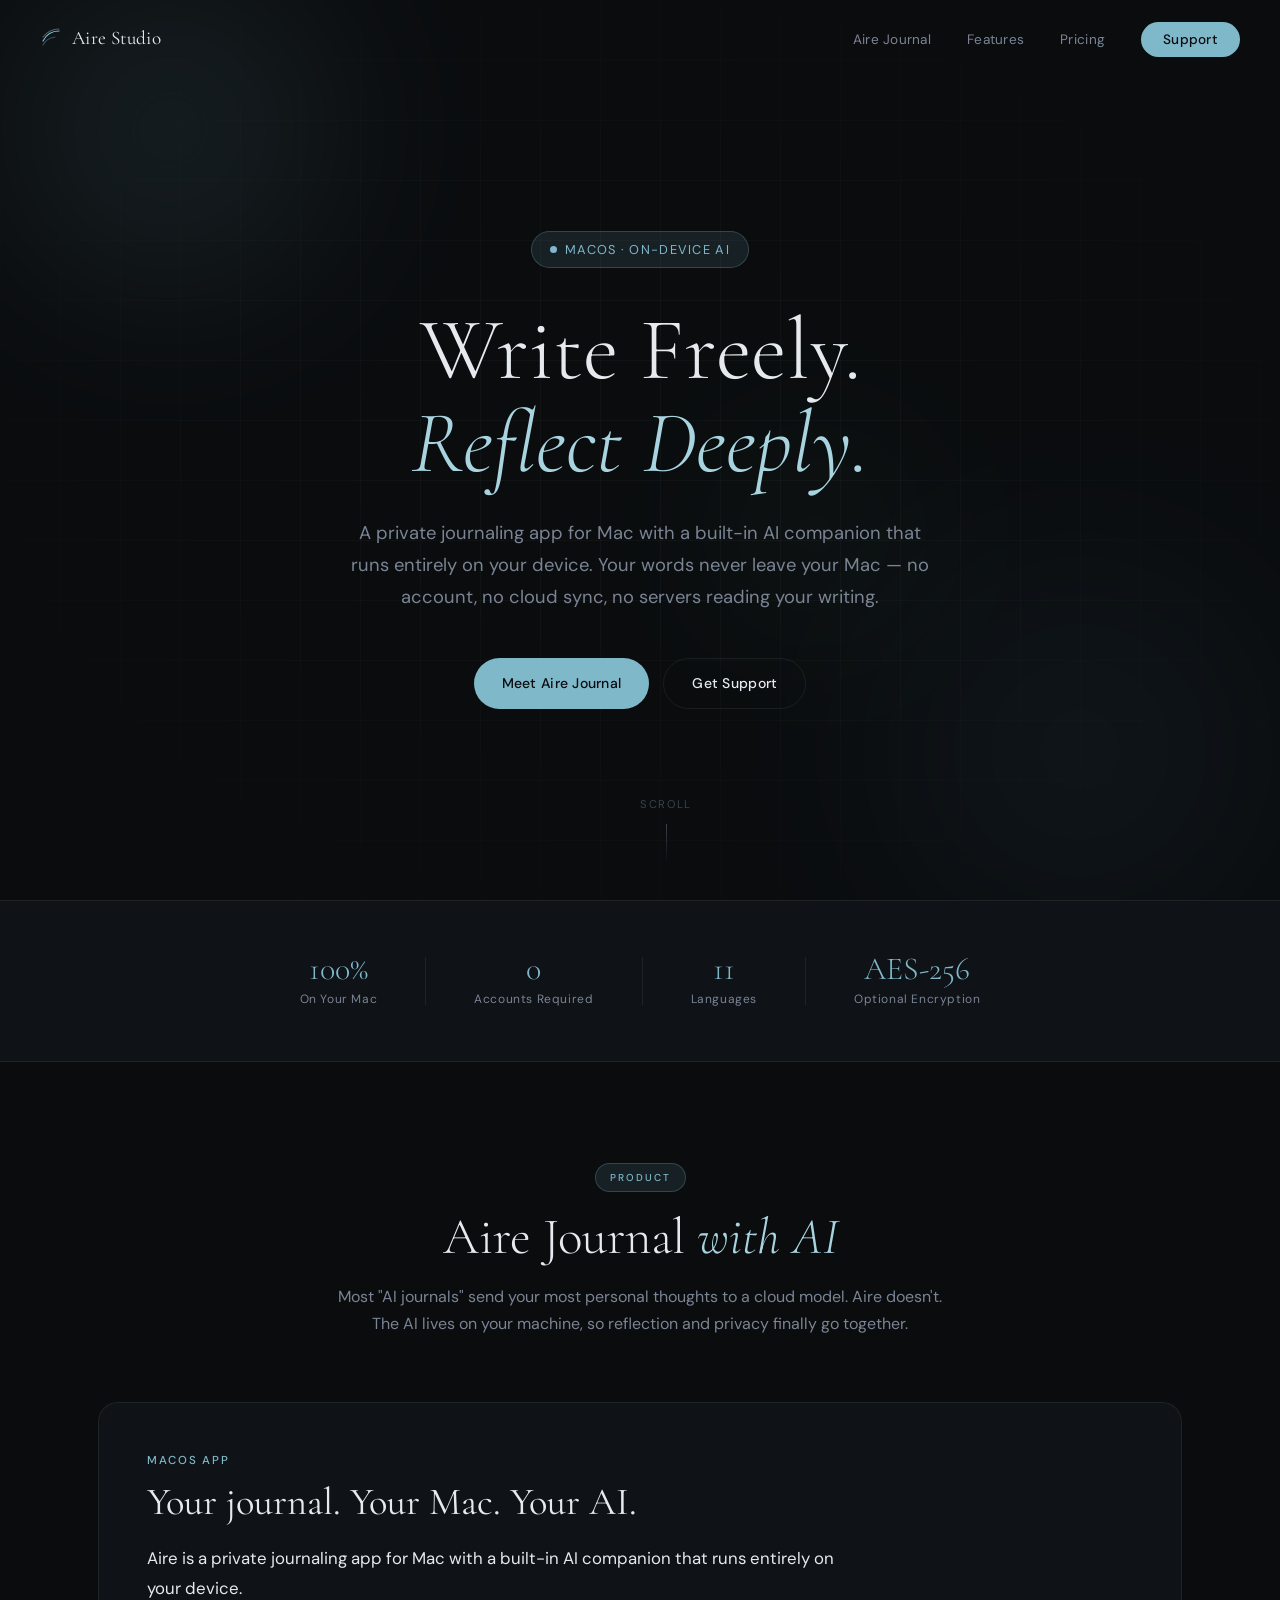
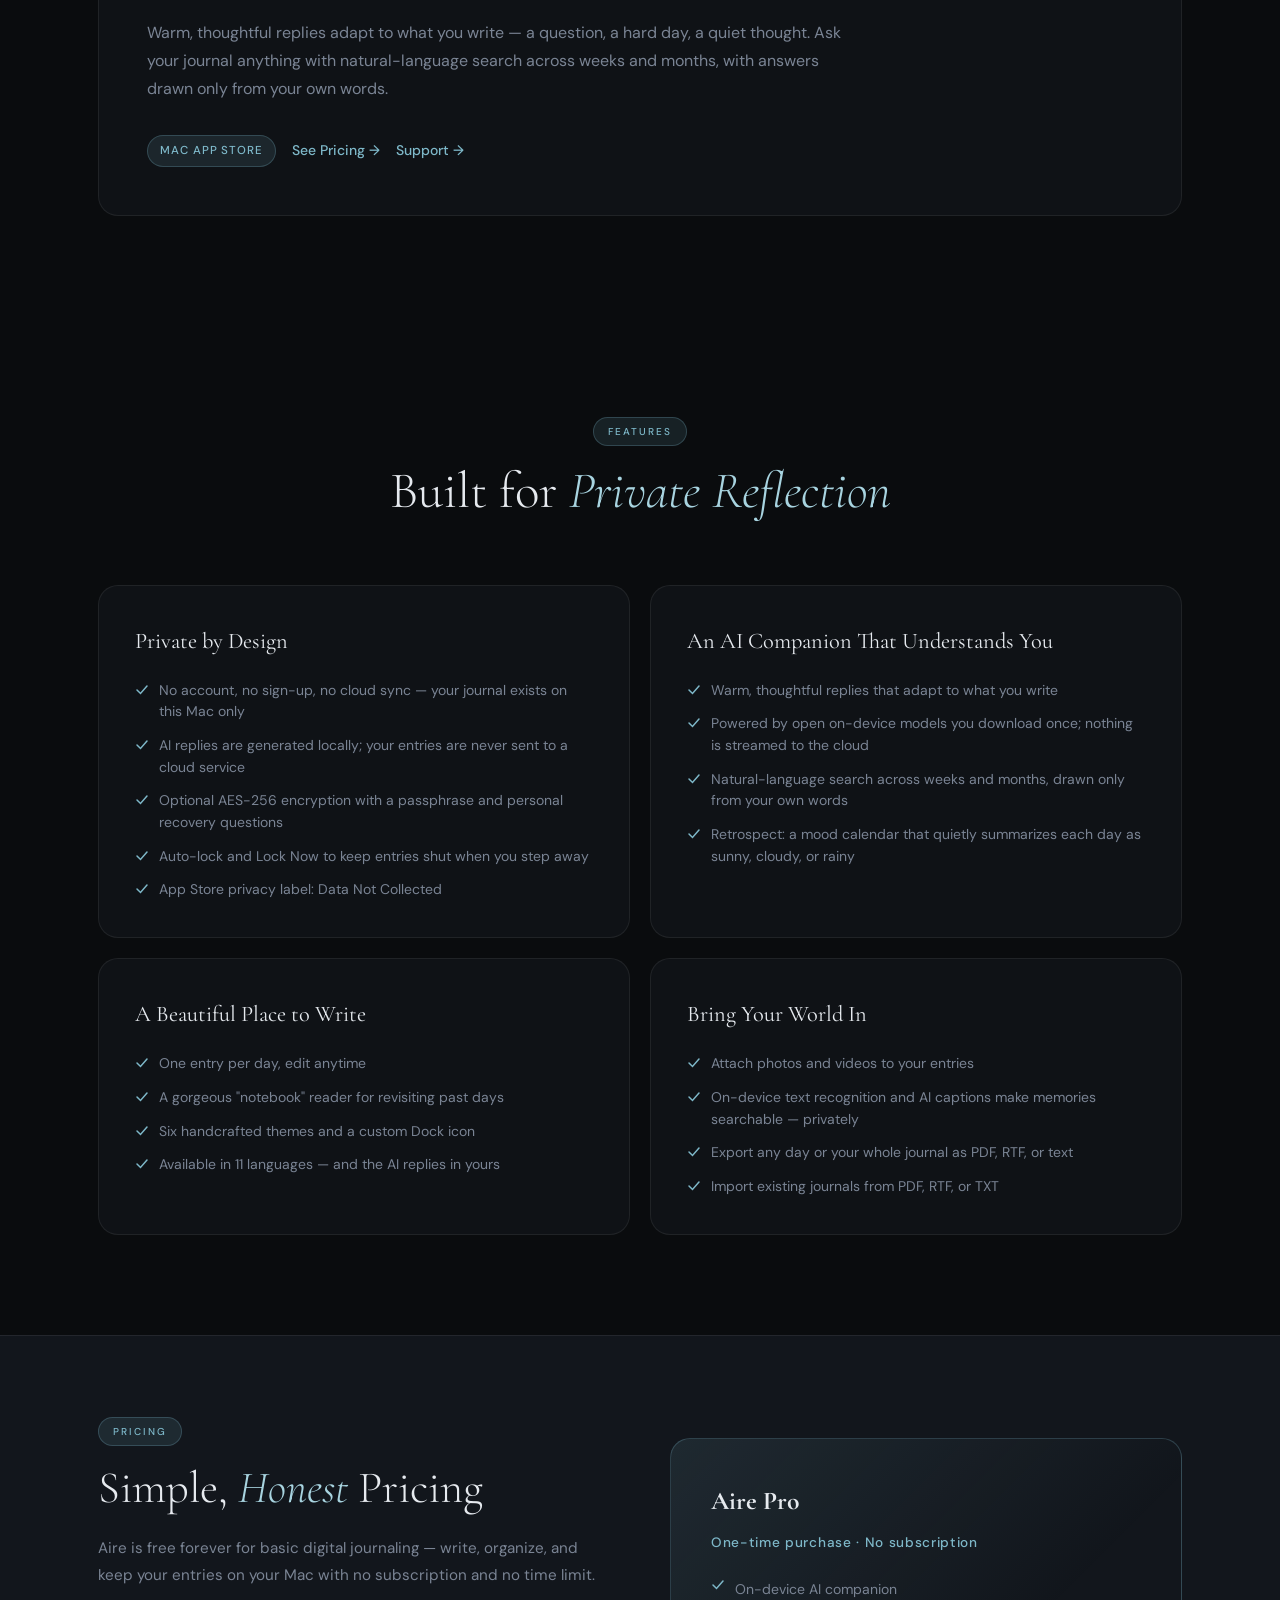
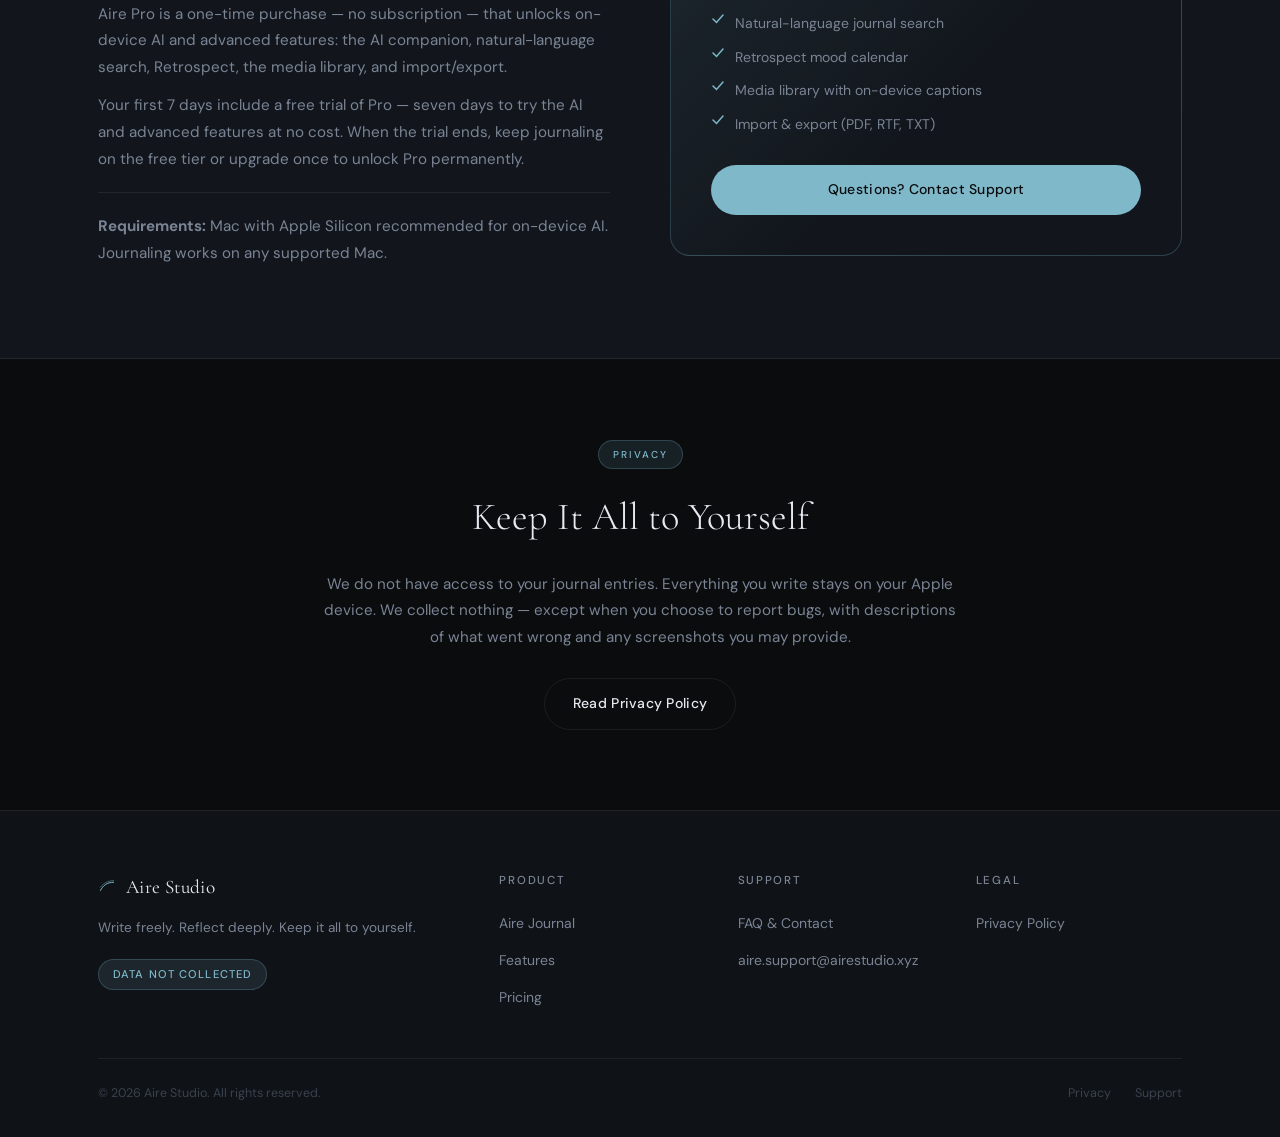
<file: index.html>
<!DOCTYPE html>
<html lang="en">
<head>
  <meta charset="UTF-8" />
  <meta name="viewport" content="width=device-width, initial-scale=1.0" />
  <title>Aire Studio — Private AI Journaling for Mac</title>
  <meta name="description" content="Aire is a private journaling app for Mac with a built-in AI companion that runs entirely on your device. Your words never leave your Mac — no account, no cloud sync, no servers reading your writing." />
  <link rel="icon" href="/favicon.svg" type="image/svg+xml" />
  <link rel="icon" href="/favicon.ico" sizes="32x32" />
  <link rel="apple-touch-icon" href="/apple-touch-icon.png" />
  <link rel="stylesheet" href="/style.css" />
  <link rel="preconnect" href="https://fonts.googleapis.com" />
  <link rel="preconnect" href="https://fonts.gstatic.com" crossorigin />
  <link href="https://fonts.googleapis.com/css2?family=Cormorant+Garamond:ital,wght@0,300;0,400;0,600;1,300;1,400&family=DM+Sans:ital,opsz,wght@0,9..40,300;0,9..40,400;0,9..40,500;1,9..40,300&display=swap" rel="stylesheet" />
</head>
<body>

  <nav class="nav" id="nav">
    <a href="/" class="nav-logo">
      <span class="nav-logo-icon">
        <svg width="22" height="22" viewBox="0 0 22 22" fill="none" xmlns="http://www.w3.org/2000/svg">
          <path d="M3 14c3-6 8-10 16-10" stroke="currentColor" stroke-width="1.2" stroke-linecap="round"/>
          <path d="M3 10c4-5 9-8 16-8" stroke="currentColor" stroke-width="1.2" stroke-linecap="round" opacity="0.5"/>
          <path d="M3 18c2-4 6-7 12-8" stroke="currentColor" stroke-width="1.2" stroke-linecap="round" opacity="0.35"/>
        </svg>
      </span>
      Aire Studio
    </a>
    <ul class="nav-links">
      <li><a href="#aire">Aire Journal</a></li>
      <li><a href="#features">Features</a></li>
      <li><a href="#pricing">Pricing</a></li>
      <li><a href="/aire/support/" class="nav-cta">Support</a></li>
    </ul>
    <button class="nav-hamburger" id="hamburger" aria-label="Menu">
      <span></span><span></span><span></span>
    </button>
  </nav>

  <section class="hero">
    <div class="hero-bg">
      <div class="orb orb-1"></div>
      <div class="orb orb-2"></div>
      <div class="orb orb-3"></div>
      <div class="grid-overlay"></div>
    </div>
    <div class="hero-inner">
      <div class="hero-badge">
        <span class="badge-dot"></span>
        macOS · On-Device AI
      </div>
      <h1 class="hero-title">
        Write Freely.<br/>
        <em>Reflect Deeply.</em>
      </h1>
      <p class="hero-sub">
        A private journaling app for Mac with a built-in AI companion that runs entirely on your device.
        Your words never leave your Mac — no account, no cloud sync, no servers reading your writing.
      </p>
      <div class="hero-actions">
        <a href="#aire" class="btn btn-primary">Meet Aire Journal</a>
        <a href="/aire/support/" class="btn btn-ghost">Get Support</a>
      </div>
    </div>
    <div class="hero-scroll-hint">
      <span>Scroll</span>
      <div class="scroll-line"></div>
    </div>
  </section>

  <section class="about-strip">
    <div class="container">
      <div class="strip-grid">
        <div class="strip-item">
          <span class="strip-num">100%</span>
          <span class="strip-label">On Your Mac</span>
        </div>
        <div class="strip-divider"></div>
        <div class="strip-item">
          <span class="strip-num">0</span>
          <span class="strip-label">Accounts Required</span>
        </div>
        <div class="strip-divider"></div>
        <div class="strip-item">
          <span class="strip-num">11</span>
          <span class="strip-label">Languages</span>
        </div>
        <div class="strip-divider"></div>
        <div class="strip-item">
          <span class="strip-num">AES-256</span>
          <span class="strip-label">Optional Encryption</span>
        </div>
      </div>
    </div>
  </section>

  <section class="products section" id="aire">
    <div class="container">
      <div class="section-header">
        <span class="section-tag">Product</span>
        <h2 class="section-title">Aire Journal <em>with AI</em></h2>
        <p class="section-sub">Most "AI journals" send your most personal thoughts to a cloud model. Aire doesn't. The AI lives on your machine, so reflection and privacy finally go together.</p>
      </div>

      <div class="product-card" data-index="01">
        <div class="product-card-glow"></div>
        <div class="product-card-inner">
          <div class="product-tag-line">macOS App</div>
          <h3 class="product-name">Your journal. Your Mac. Your AI.</h3>
          <p class="product-desc product-desc-lead">
            Aire is a private journaling app for Mac with a built-in AI companion that runs entirely on your device.
          </p>
          <p class="product-desc">
            Warm, thoughtful replies adapt to what you write — a question, a hard day, a quiet thought.
            Ask your journal anything with natural-language search across weeks and months, with answers drawn only from your own words.
          </p>
          <div class="product-status">
            <span class="status-badge status-soon">Mac App Store</span>
            <a href="#pricing" class="product-link">See Pricing →</a>
            <a href="/aire/support/" class="product-link">Support →</a>
          </div>
        </div>
      </div>
    </div>
  </section>

  <section class="section" id="features">
    <div class="container">
      <div class="section-header">
        <span class="section-tag">Features</span>
        <h2 class="section-title">Built for <em>Private Reflection</em></h2>
      </div>

      <div class="features-grid">
        <div class="feature-block">
          <h3>Private by Design</h3>
          <ul class="feature-list">
            <li>
              <svg width="14" height="14" viewBox="0 0 14 14"><path d="M2 7l3.5 3.5L12 3" stroke="#7eb8c9" stroke-width="1.5" stroke-linecap="round" fill="none"/></svg>
              No account, no sign-up, no cloud sync — your journal exists on this Mac only
            </li>
            <li>
              <svg width="14" height="14" viewBox="0 0 14 14"><path d="M2 7l3.5 3.5L12 3" stroke="#7eb8c9" stroke-width="1.5" stroke-linecap="round" fill="none"/></svg>
              AI replies are generated locally; your entries are never sent to a cloud service
            </li>
            <li>
              <svg width="14" height="14" viewBox="0 0 14 14"><path d="M2 7l3.5 3.5L12 3" stroke="#7eb8c9" stroke-width="1.5" stroke-linecap="round" fill="none"/></svg>
              Optional AES-256 encryption with a passphrase and personal recovery questions
            </li>
            <li>
              <svg width="14" height="14" viewBox="0 0 14 14"><path d="M2 7l3.5 3.5L12 3" stroke="#7eb8c9" stroke-width="1.5" stroke-linecap="round" fill="none"/></svg>
              Auto-lock and Lock Now to keep entries shut when you step away
            </li>
            <li>
              <svg width="14" height="14" viewBox="0 0 14 14"><path d="M2 7l3.5 3.5L12 3" stroke="#7eb8c9" stroke-width="1.5" stroke-linecap="round" fill="none"/></svg>
              App Store privacy label: Data Not Collected
            </li>
          </ul>
        </div>

        <div class="feature-block">
          <h3>An AI Companion That Understands You</h3>
          <ul class="feature-list">
            <li>
              <svg width="14" height="14" viewBox="0 0 14 14"><path d="M2 7l3.5 3.5L12 3" stroke="#7eb8c9" stroke-width="1.5" stroke-linecap="round" fill="none"/></svg>
              Warm, thoughtful replies that adapt to what you write
            </li>
            <li>
              <svg width="14" height="14" viewBox="0 0 14 14"><path d="M2 7l3.5 3.5L12 3" stroke="#7eb8c9" stroke-width="1.5" stroke-linecap="round" fill="none"/></svg>
              Powered by open on-device models you download once; nothing is streamed to the cloud
            </li>
            <li>
              <svg width="14" height="14" viewBox="0 0 14 14"><path d="M2 7l3.5 3.5L12 3" stroke="#7eb8c9" stroke-width="1.5" stroke-linecap="round" fill="none"/></svg>
              Natural-language search across weeks and months, drawn only from your own words
            </li>
            <li>
              <svg width="14" height="14" viewBox="0 0 14 14"><path d="M2 7l3.5 3.5L12 3" stroke="#7eb8c9" stroke-width="1.5" stroke-linecap="round" fill="none"/></svg>
              Retrospect: a mood calendar that quietly summarizes each day as sunny, cloudy, or rainy
            </li>
          </ul>
        </div>

        <div class="feature-block">
          <h3>A Beautiful Place to Write</h3>
          <ul class="feature-list">
            <li>
              <svg width="14" height="14" viewBox="0 0 14 14"><path d="M2 7l3.5 3.5L12 3" stroke="#7eb8c9" stroke-width="1.5" stroke-linecap="round" fill="none"/></svg>
              One entry per day, edit anytime
            </li>
            <li>
              <svg width="14" height="14" viewBox="0 0 14 14"><path d="M2 7l3.5 3.5L12 3" stroke="#7eb8c9" stroke-width="1.5" stroke-linecap="round" fill="none"/></svg>
              A gorgeous "notebook" reader for revisiting past days
            </li>
            <li>
              <svg width="14" height="14" viewBox="0 0 14 14"><path d="M2 7l3.5 3.5L12 3" stroke="#7eb8c9" stroke-width="1.5" stroke-linecap="round" fill="none"/></svg>
              Six handcrafted themes and a custom Dock icon
            </li>
            <li>
              <svg width="14" height="14" viewBox="0 0 14 14"><path d="M2 7l3.5 3.5L12 3" stroke="#7eb8c9" stroke-width="1.5" stroke-linecap="round" fill="none"/></svg>
              Available in 11 languages — and the AI replies in yours
            </li>
          </ul>
        </div>

        <div class="feature-block">
          <h3>Bring Your World In</h3>
          <ul class="feature-list">
            <li>
              <svg width="14" height="14" viewBox="0 0 14 14"><path d="M2 7l3.5 3.5L12 3" stroke="#7eb8c9" stroke-width="1.5" stroke-linecap="round" fill="none"/></svg>
              Attach photos and videos to your entries
            </li>
            <li>
              <svg width="14" height="14" viewBox="0 0 14 14"><path d="M2 7l3.5 3.5L12 3" stroke="#7eb8c9" stroke-width="1.5" stroke-linecap="round" fill="none"/></svg>
              On-device text recognition and AI captions make memories searchable — privately
            </li>
            <li>
              <svg width="14" height="14" viewBox="0 0 14 14"><path d="M2 7l3.5 3.5L12 3" stroke="#7eb8c9" stroke-width="1.5" stroke-linecap="round" fill="none"/></svg>
              Export any day or your whole journal as PDF, RTF, or text
            </li>
            <li>
              <svg width="14" height="14" viewBox="0 0 14 14"><path d="M2 7l3.5 3.5L12 3" stroke="#7eb8c9" stroke-width="1.5" stroke-linecap="round" fill="none"/></svg>
              Import existing journals from PDF, RTF, or TXT
            </li>
          </ul>
        </div>
      </div>
    </div>
  </section>

  <section class="pricing-banner" id="pricing">
    <div class="container">
      <div class="pricing-inner">
        <div class="pricing-text">
          <span class="section-tag">Pricing</span>
          <h2>Simple, <em>Honest</em> Pricing</h2>
          <p>Aire is free forever for basic digital journaling — write, organize, and keep your entries on your Mac with no subscription and no time limit.</p>
          <p>Aire Pro is a one-time purchase — no subscription — that unlocks on-device AI and advanced features: the AI companion, natural-language search, Retrospect, the media library, and import/export.</p>
          <p>Your first 7 days include a free trial of Pro — seven days to try the AI and advanced features at no cost. When the trial ends, keep journaling on the free tier or upgrade once to unlock Pro permanently.</p>
          <p class="pricing-note">
            <strong>Requirements:</strong> Mac with Apple Silicon recommended for on-device AI. Journaling works on any supported Mac.
          </p>
        </div>
        <div class="pricing-card">
          <h3>Aire Pro</h3>
          <div class="price-tag">One-time purchase · No subscription</div>
          <ul>
            <li>
              <svg width="14" height="14" viewBox="0 0 14 14"><path d="M2 7l3.5 3.5L12 3" stroke="#7eb8c9" stroke-width="1.5" stroke-linecap="round" fill="none"/></svg>
              On-device AI companion
            </li>
            <li>
              <svg width="14" height="14" viewBox="0 0 14 14"><path d="M2 7l3.5 3.5L12 3" stroke="#7eb8c9" stroke-width="1.5" stroke-linecap="round" fill="none"/></svg>
              Natural-language journal search
            </li>
            <li>
              <svg width="14" height="14" viewBox="0 0 14 14"><path d="M2 7l3.5 3.5L12 3" stroke="#7eb8c9" stroke-width="1.5" stroke-linecap="round" fill="none"/></svg>
              Retrospect mood calendar
            </li>
            <li>
              <svg width="14" height="14" viewBox="0 0 14 14"><path d="M2 7l3.5 3.5L12 3" stroke="#7eb8c9" stroke-width="1.5" stroke-linecap="round" fill="none"/></svg>
              Media library with on-device captions
            </li>
            <li>
              <svg width="14" height="14" viewBox="0 0 14 14"><path d="M2 7l3.5 3.5L12 3" stroke="#7eb8c9" stroke-width="1.5" stroke-linecap="round" fill="none"/></svg>
              Import &amp; export (PDF, RTF, TXT)
            </li>
          </ul>
          <a href="/aire/support/" class="btn btn-primary btn-full">Questions? Contact Support</a>
        </div>
      </div>
    </div>
  </section>

  <section class="privacy-banner">
    <div class="container">
      <div class="privacy-inner">
        <span class="section-tag">Privacy</span>
        <h2>Keep It All to Yourself</h2>
        <p>We do not have access to your journal entries. Everything you write stays on your Apple device. We collect nothing — except when you choose to report bugs, with descriptions of what went wrong and any screenshots you may provide.</p>
        <a href="/aire/privacy/" class="btn btn-ghost">Read Privacy Policy</a>
      </div>
    </div>
  </section>

  <footer class="footer">
    <div class="container">
      <div class="footer-top">
        <div class="footer-brand">
          <a href="/" class="nav-logo">
            <span class="nav-logo-icon">
              <svg width="18" height="18" viewBox="0 0 22 22" fill="none">
                <path d="M3 14c3-6 8-10 16-10" stroke="currentColor" stroke-width="1.2" stroke-linecap="round"/>
                <path d="M3 10c4-5 9-8 16-8" stroke="currentColor" stroke-width="1.2" stroke-linecap="round" opacity="0.5"/>
              </svg>
            </span>
            Aire Studio
          </a>
          <p>Write freely. Reflect deeply. Keep it all to yourself.</p>
          <div class="footer-badge">Data Not Collected</div>
        </div>
        <div class="footer-links-group">
          <div class="footer-col">
            <h4>Product</h4>
            <ul>
              <li><a href="#aire">Aire Journal</a></li>
              <li><a href="#features">Features</a></li>
              <li><a href="#pricing">Pricing</a></li>
            </ul>
          </div>
          <div class="footer-col">
            <h4>Support</h4>
            <ul>
              <li><a href="/aire/support/">FAQ &amp; Contact</a></li>
              <li><a href="mailto:aire.support@airestudio.xyz">aire.support@airestudio.xyz</a></li>
            </ul>
          </div>
          <div class="footer-col">
            <h4>Legal</h4>
            <ul>
              <li><a href="/aire/privacy/">Privacy Policy</a></li>
            </ul>
          </div>
        </div>
      </div>
      <div class="footer-bottom">
        <span>© 2026 Aire Studio. All rights reserved.</span>
        <div class="footer-legal">
          <a href="/aire/privacy/">Privacy</a>
          <a href="/aire/support/">Support</a>
        </div>
      </div>
    </div>
  </footer>

  <script src="/main.js"></script>
</body>
</html>
</file>
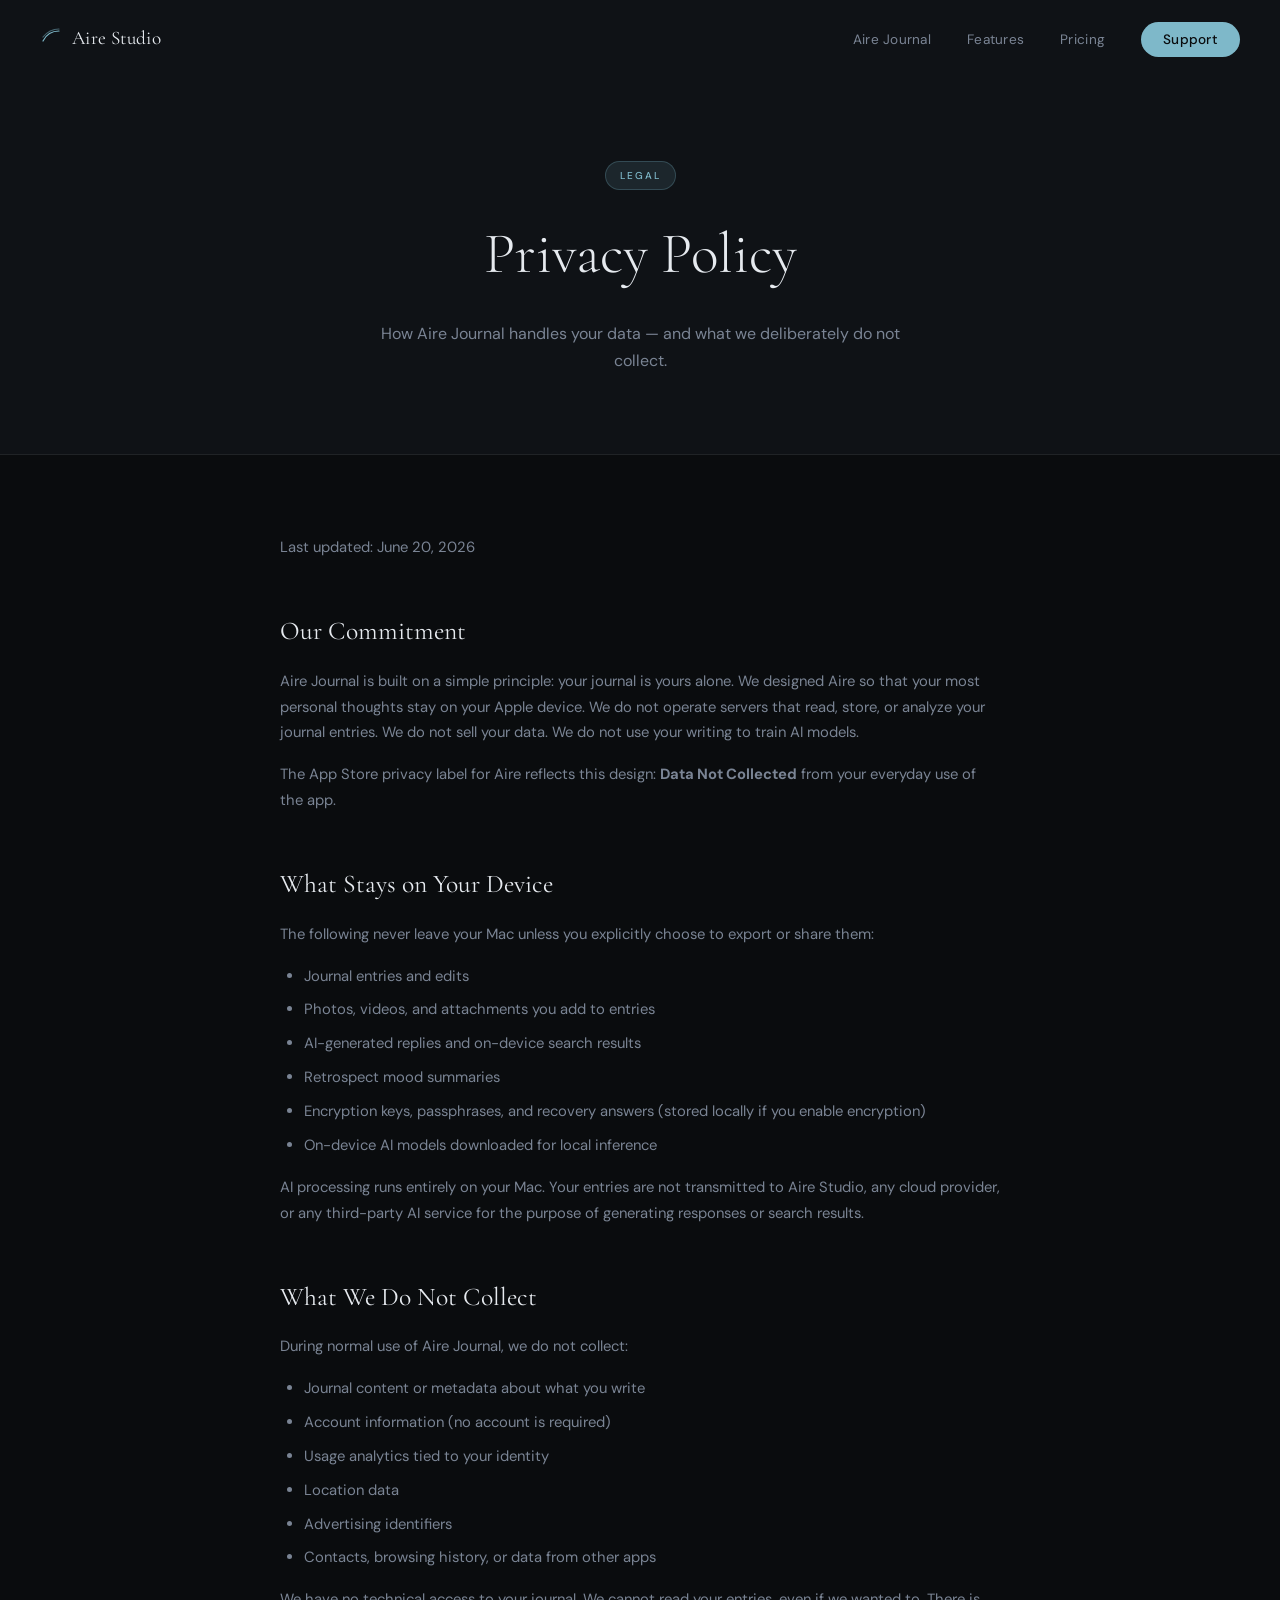
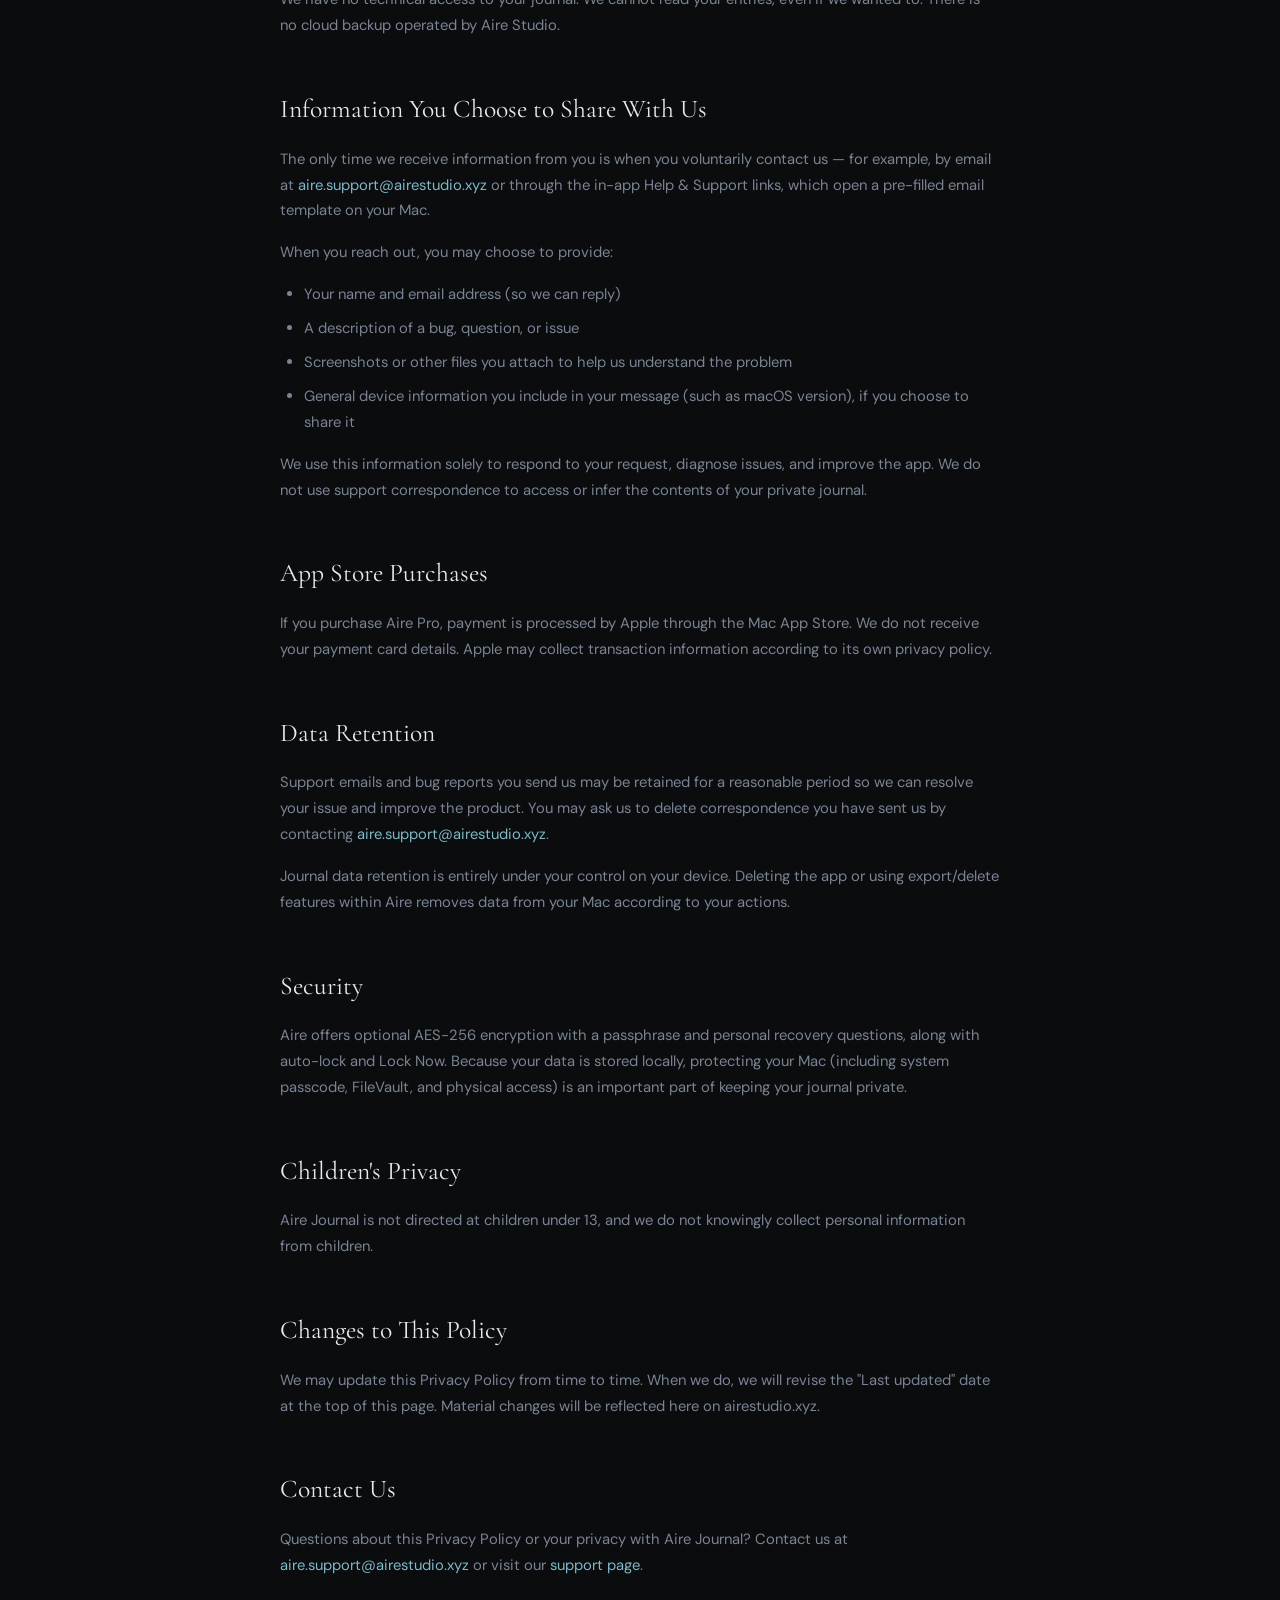
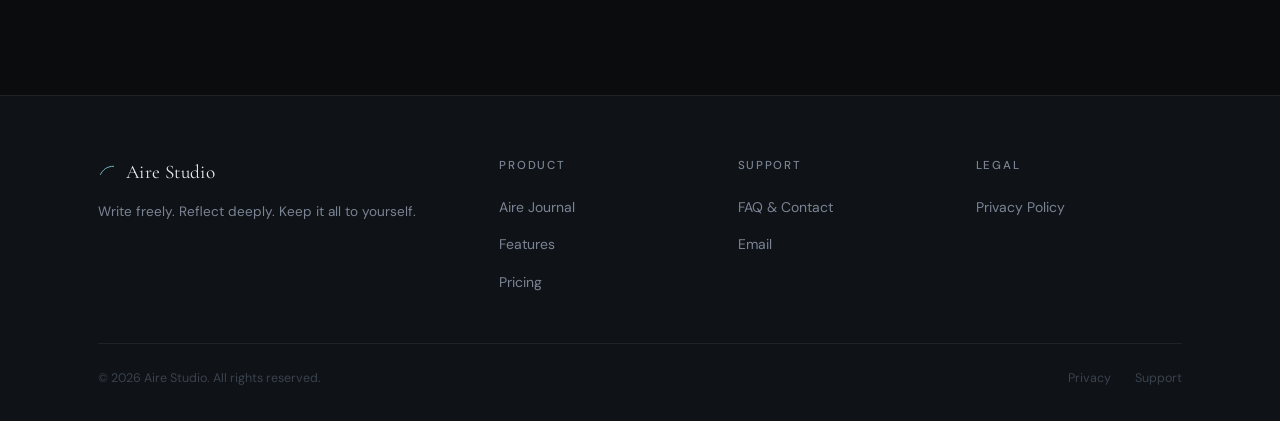
<file: aire/privacy/index.html>
<!DOCTYPE html>
<html lang="en">
<head>
  <meta charset="UTF-8" />
  <meta name="viewport" content="width=device-width, initial-scale=1.0" />
  <title>Privacy Policy — Aire Journal</title>
  <meta name="description" content="Privacy policy for Aire Journal. Your journal entries stay on your Mac. We do not collect your writing." />
  <link rel="icon" href="/favicon.svg" type="image/svg+xml" />
  <link rel="icon" href="/favicon.ico" sizes="32x32" />
  <link rel="apple-touch-icon" href="/apple-touch-icon.png" />
  <link rel="stylesheet" href="/style.css" />
  <link rel="preconnect" href="https://fonts.googleapis.com" />
  <link rel="preconnect" href="https://fonts.gstatic.com" crossorigin />
  <link href="https://fonts.googleapis.com/css2?family=Cormorant+Garamond:ital,wght@0,300;0,400;0,600;1,300;1,400&family=DM+Sans:ital,opsz,wght@0,9..40,300;0,9..40,400;0,9..40,500;1,9..40,300&display=swap" rel="stylesheet" />
</head>
<body>

  <nav class="nav" id="nav">
    <a href="/" class="nav-logo">
      <span class="nav-logo-icon">
        <svg width="22" height="22" viewBox="0 0 22 22" fill="none" xmlns="http://www.w3.org/2000/svg">
          <path d="M3 14c3-6 8-10 16-10" stroke="currentColor" stroke-width="1.2" stroke-linecap="round"/>
          <path d="M3 10c4-5 9-8 16-8" stroke="currentColor" stroke-width="1.2" stroke-linecap="round" opacity="0.5"/>
        </svg>
      </span>
      Aire Studio
    </a>
    <ul class="nav-links">
      <li><a href="/#aire">Aire Journal</a></li>
      <li><a href="/#features">Features</a></li>
      <li><a href="/#pricing">Pricing</a></li>
      <li><a href="/aire/support/" class="nav-cta">Support</a></li>
    </ul>
    <button class="nav-hamburger" id="hamburger" aria-label="Menu">
      <span></span><span></span><span></span>
    </button>
  </nav>

  <header class="page-hero">
    <span class="section-tag">Legal</span>
    <h1>Privacy Policy</h1>
    <p>How Aire Journal handles your data — and what we deliberately do not collect.</p>
  </header>

  <section class="legal-section">
    <div class="container">
      <div class="legal-content">
        <p class="legal-updated">Last updated: June 20, 2026</p>

        <h2>Our Commitment</h2>
        <p>
          Aire Journal is built on a simple principle: your journal is yours alone. We designed Aire so that your most personal thoughts stay on your Apple device. We do not operate servers that read, store, or analyze your journal entries. We do not sell your data. We do not use your writing to train AI models.
        </p>
        <p>
          The App Store privacy label for Aire reflects this design: <strong>Data Not Collected</strong> from your everyday use of the app.
        </p>

        <h2>What Stays on Your Device</h2>
        <p>The following never leave your Mac unless you explicitly choose to export or share them:</p>
        <ul>
          <li>Journal entries and edits</li>
          <li>Photos, videos, and attachments you add to entries</li>
          <li>AI-generated replies and on-device search results</li>
          <li>Retrospect mood summaries</li>
          <li>Encryption keys, passphrases, and recovery answers (stored locally if you enable encryption)</li>
          <li>On-device AI models downloaded for local inference</li>
        </ul>
        <p>
          AI processing runs entirely on your Mac. Your entries are not transmitted to Aire Studio, any cloud provider, or any third-party AI service for the purpose of generating responses or search results.
        </p>

        <h2>What We Do Not Collect</h2>
        <p>During normal use of Aire Journal, we do not collect:</p>
        <ul>
          <li>Journal content or metadata about what you write</li>
          <li>Account information (no account is required)</li>
          <li>Usage analytics tied to your identity</li>
          <li>Location data</li>
          <li>Advertising identifiers</li>
          <li>Contacts, browsing history, or data from other apps</li>
        </ul>
        <p>
          We have no technical access to your journal. We cannot read your entries, even if we wanted to. There is no cloud backup operated by Aire Studio.
        </p>

        <h2>Information You Choose to Share With Us</h2>
        <p>
          The only time we receive information from you is when you voluntarily contact us — for example, by email at <a href="mailto:aire.support@airestudio.xyz" style="color: var(--accent);">aire.support@airestudio.xyz</a> or through the in-app Help &amp; Support links, which open a pre-filled email template on your Mac.
        </p>
        <p>When you reach out, you may choose to provide:</p>
        <ul>
          <li>Your name and email address (so we can reply)</li>
          <li>A description of a bug, question, or issue</li>
          <li>Screenshots or other files you attach to help us understand the problem</li>
          <li>General device information you include in your message (such as macOS version), if you choose to share it</li>
        </ul>
        <p>
          We use this information solely to respond to your request, diagnose issues, and improve the app. We do not use support correspondence to access or infer the contents of your private journal.
        </p>

        <h2>App Store Purchases</h2>
        <p>
          If you purchase Aire Pro, payment is processed by Apple through the Mac App Store. We do not receive your payment card details. Apple may collect transaction information according to its own privacy policy.
        </p>

        <h2>Data Retention</h2>
        <p>
          Support emails and bug reports you send us may be retained for a reasonable period so we can resolve your issue and improve the product. You may ask us to delete correspondence you have sent us by contacting <a href="mailto:aire.support@airestudio.xyz" style="color: var(--accent);">aire.support@airestudio.xyz</a>.
        </p>
        <p>
          Journal data retention is entirely under your control on your device. Deleting the app or using export/delete features within Aire removes data from your Mac according to your actions.
        </p>

        <h2>Security</h2>
        <p>
          Aire offers optional AES-256 encryption with a passphrase and personal recovery questions, along with auto-lock and Lock Now. Because your data is stored locally, protecting your Mac (including system passcode, FileVault, and physical access) is an important part of keeping your journal private.
        </p>

        <h2>Children's Privacy</h2>
        <p>
          Aire Journal is not directed at children under 13, and we do not knowingly collect personal information from children.
        </p>

        <h2>Changes to This Policy</h2>
        <p>
          We may update this Privacy Policy from time to time. When we do, we will revise the "Last updated" date at the top of this page. Material changes will be reflected here on airestudio.xyz.
        </p>

        <h2>Contact Us</h2>
        <p>
          Questions about this Privacy Policy or your privacy with Aire Journal? Contact us at <a href="mailto:aire.support@airestudio.xyz" style="color: var(--accent);">aire.support@airestudio.xyz</a> or visit our <a href="/aire/support/" style="color: var(--accent);">support page</a>.
        </p>
      </div>
    </div>
  </section>

  <footer class="footer">
    <div class="container">
      <div class="footer-top">
        <div class="footer-brand">
          <a href="/" class="nav-logo">
            <span class="nav-logo-icon">
              <svg width="18" height="18" viewBox="0 0 22 22" fill="none">
                <path d="M3 14c3-6 8-10 16-10" stroke="currentColor" stroke-width="1.2" stroke-linecap="round"/>
              </svg>
            </span>
            Aire Studio
          </a>
          <p>Write freely. Reflect deeply. Keep it all to yourself.</p>
        </div>
        <div class="footer-links-group">
          <div class="footer-col">
            <h4>Product</h4>
            <ul>
              <li><a href="/#aire">Aire Journal</a></li>
              <li><a href="/#features">Features</a></li>
              <li><a href="/#pricing">Pricing</a></li>
            </ul>
          </div>
          <div class="footer-col">
            <h4>Support</h4>
            <ul>
              <li><a href="/aire/support/">FAQ &amp; Contact</a></li>
              <li><a href="mailto:aire.support@airestudio.xyz">Email</a></li>
            </ul>
          </div>
          <div class="footer-col">
            <h4>Legal</h4>
            <ul>
              <li><a href="/aire/privacy/">Privacy Policy</a></li>
            </ul>
          </div>
        </div>
      </div>
      <div class="footer-bottom">
        <span>© 2026 Aire Studio. All rights reserved.</span>
        <div class="footer-legal">
          <a href="/aire/privacy/">Privacy</a>
          <a href="/aire/support/">Support</a>
        </div>
      </div>
    </div>
  </footer>

  <script src="/main.js"></script>
</body>
</html>
</file>
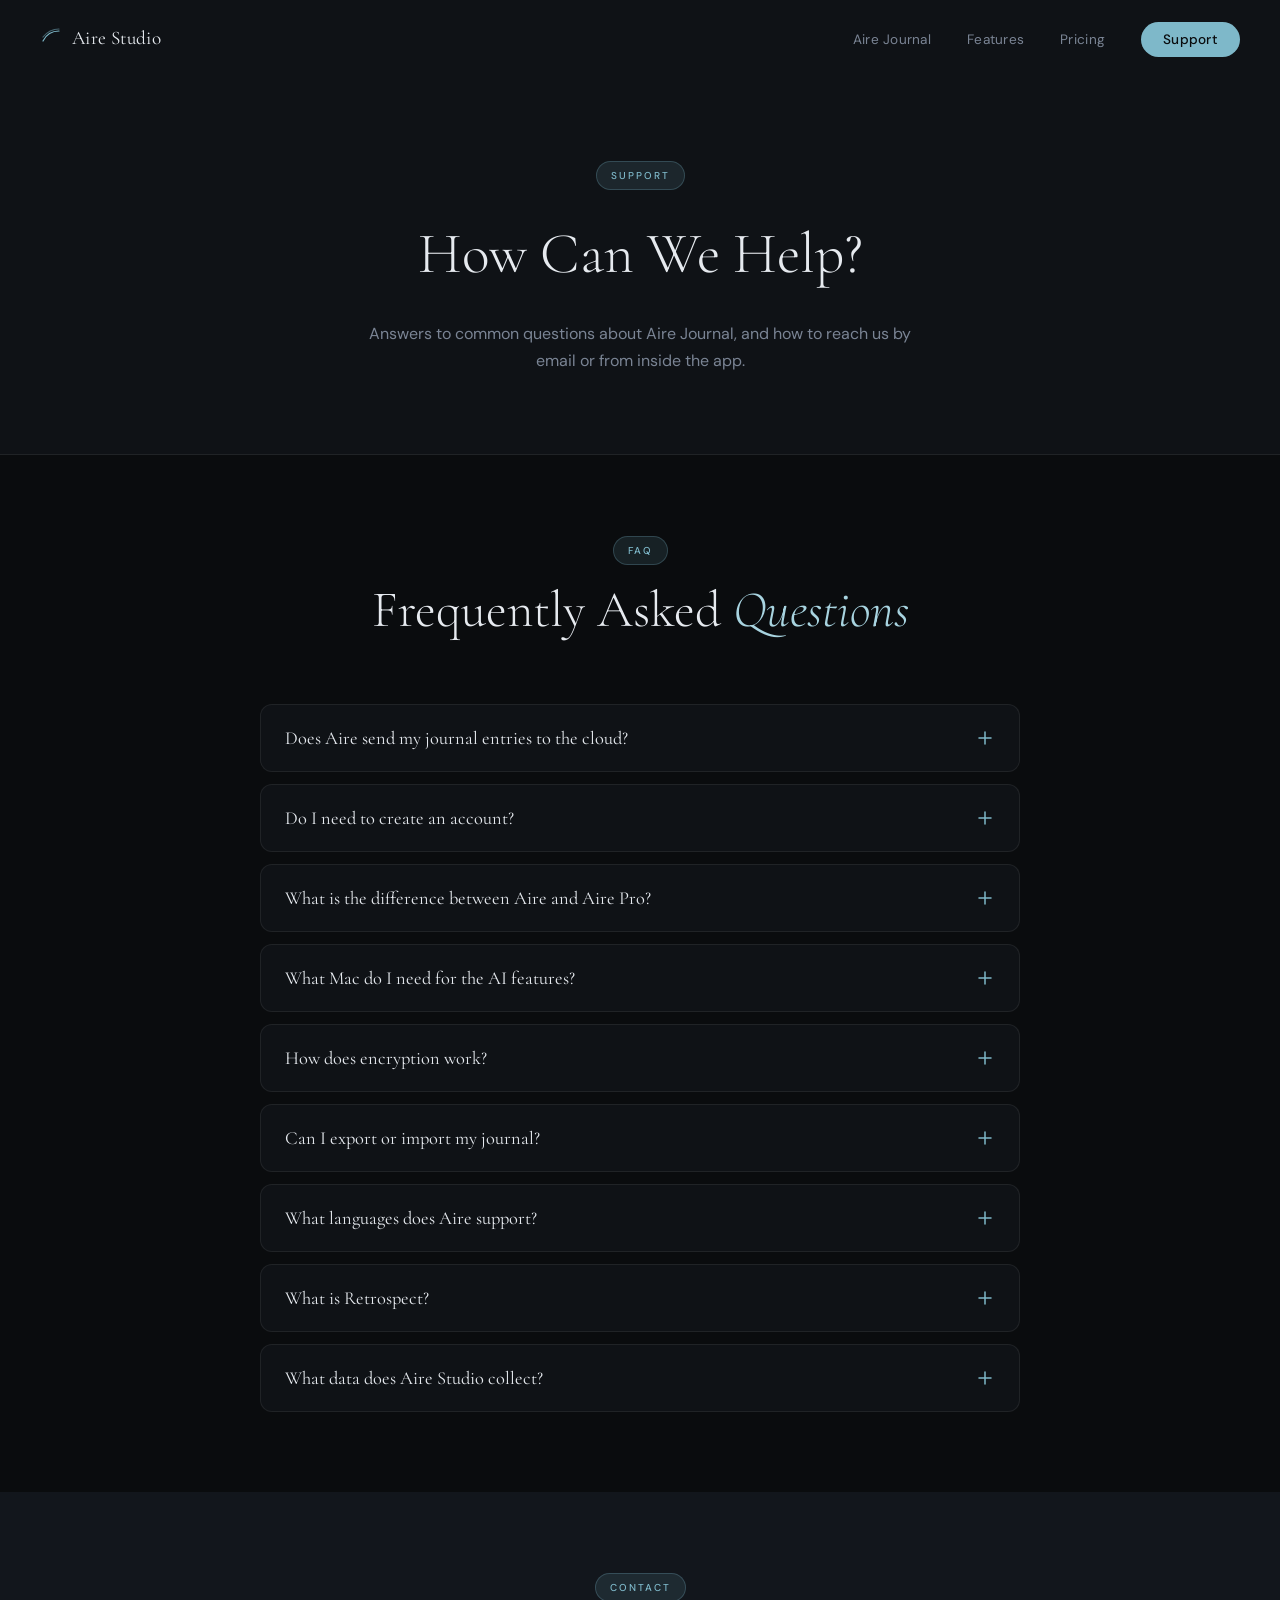
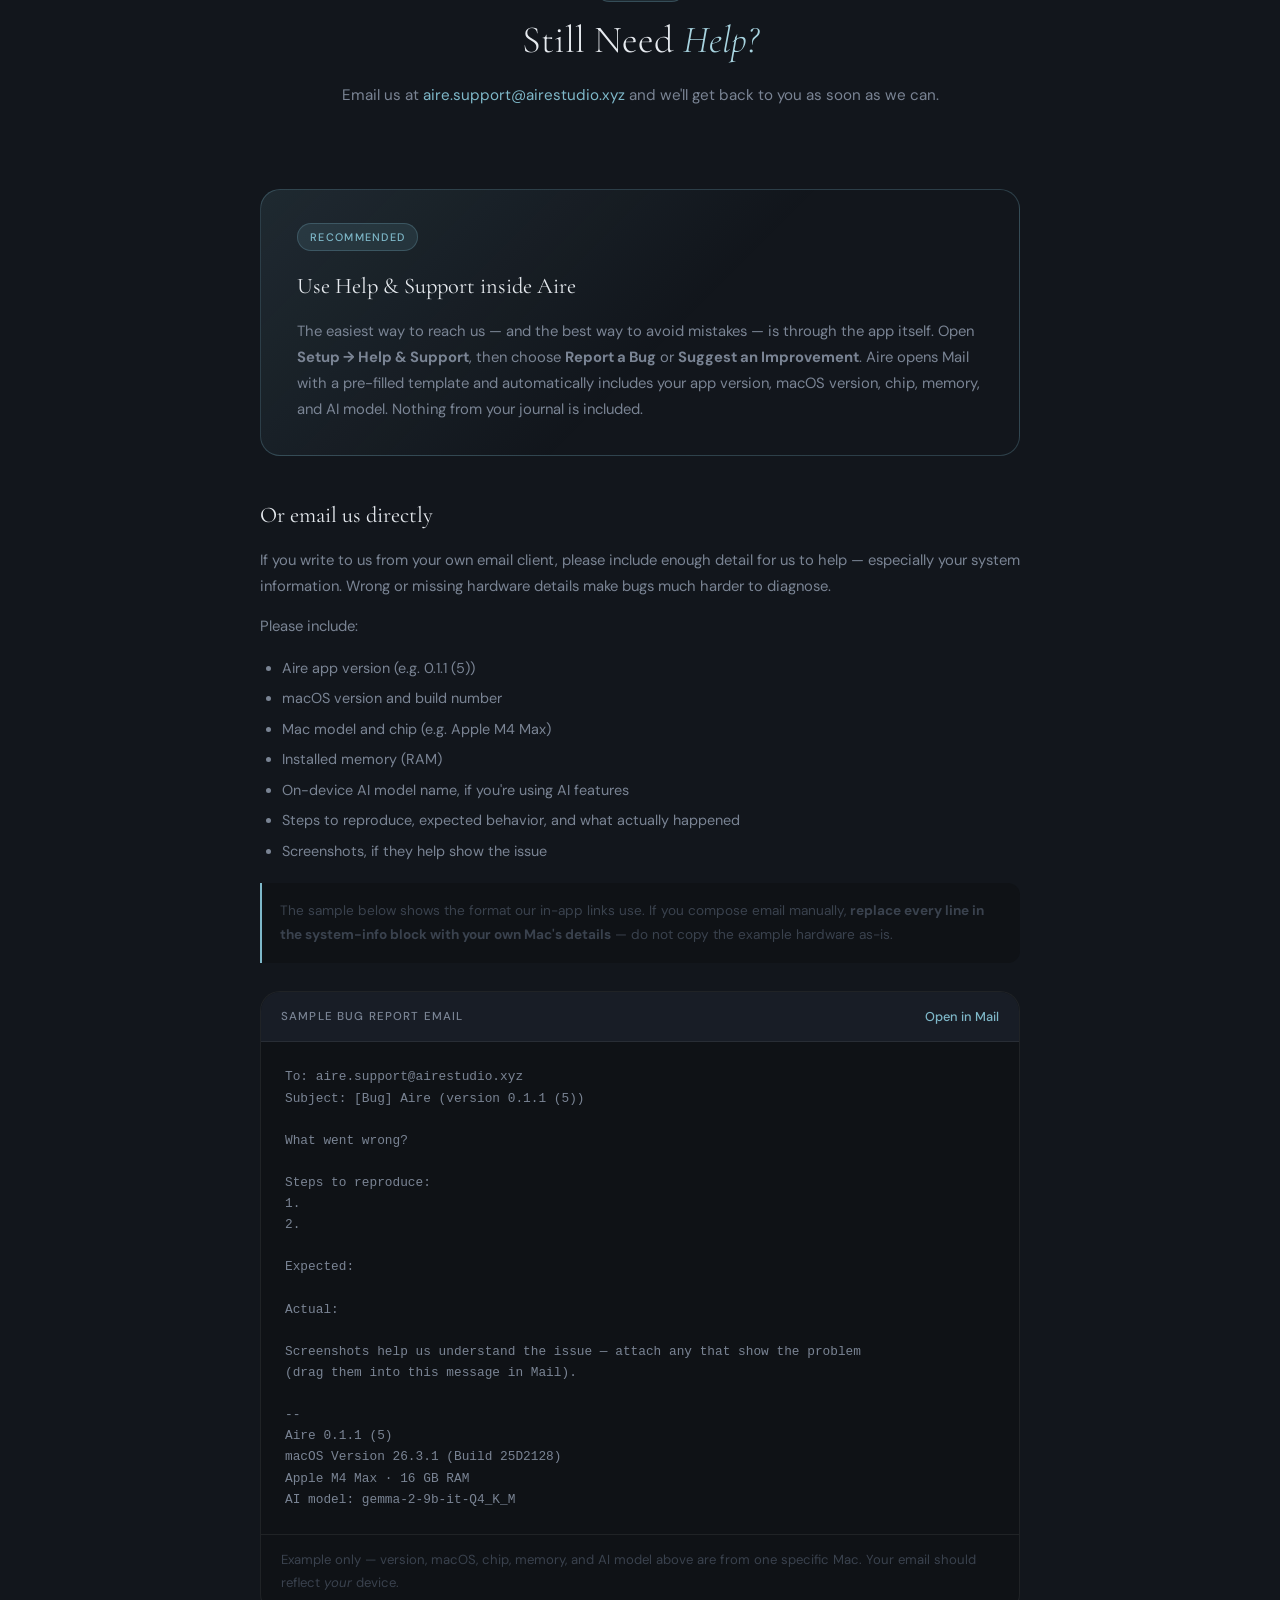
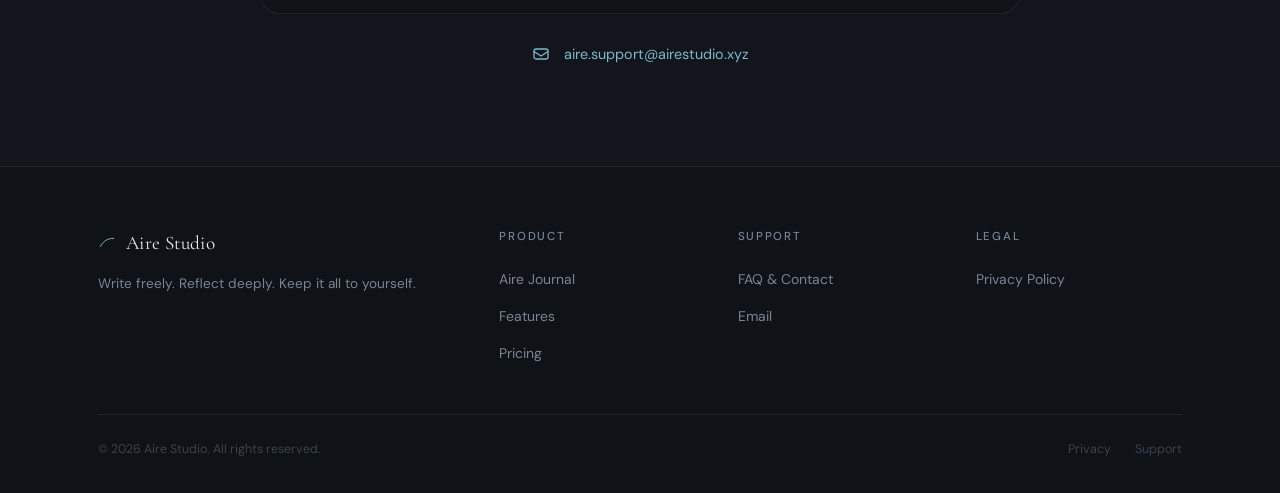
<file: aire/support/index.html>
<!DOCTYPE html>
<html lang="en">
<head>
  <meta charset="UTF-8" />
  <meta name="viewport" content="width=device-width, initial-scale=1.0" />
  <title>Support — Aire Journal</title>
  <meta name="description" content="FAQ and contact support for Aire Journal, the private on-device AI journaling app for Mac." />
  <link rel="icon" href="/favicon.svg" type="image/svg+xml" />
  <link rel="icon" href="/favicon.ico" sizes="32x32" />
  <link rel="apple-touch-icon" href="/apple-touch-icon.png" />
  <link rel="stylesheet" href="/style.css" />
  <link rel="preconnect" href="https://fonts.googleapis.com" />
  <link rel="preconnect" href="https://fonts.gstatic.com" crossorigin />
  <link href="https://fonts.googleapis.com/css2?family=Cormorant+Garamond:ital,wght@0,300;0,400;0,600;1,300;1,400&family=DM+Sans:ital,opsz,wght@0,9..40,300;0,9..40,400;0,9..40,500;1,9..40,300&display=swap" rel="stylesheet" />
</head>
<body>

  <nav class="nav" id="nav">
    <a href="/" class="nav-logo">
      <span class="nav-logo-icon">
        <svg width="22" height="22" viewBox="0 0 22 22" fill="none" xmlns="http://www.w3.org/2000/svg">
          <path d="M3 14c3-6 8-10 16-10" stroke="currentColor" stroke-width="1.2" stroke-linecap="round"/>
          <path d="M3 10c4-5 9-8 16-8" stroke="currentColor" stroke-width="1.2" stroke-linecap="round" opacity="0.5"/>
        </svg>
      </span>
      Aire Studio
    </a>
    <ul class="nav-links">
      <li><a href="/#aire">Aire Journal</a></li>
      <li><a href="/#features">Features</a></li>
      <li><a href="/#pricing">Pricing</a></li>
      <li><a href="/aire/support/" class="nav-cta">Support</a></li>
    </ul>
    <button class="nav-hamburger" id="hamburger" aria-label="Menu">
      <span></span><span></span><span></span>
    </button>
  </nav>

  <header class="page-hero">
    <span class="section-tag">Support</span>
    <h1>How Can We Help?</h1>
    <p>Answers to common questions about Aire Journal, and how to reach us by email or from inside the app.</p>
  </header>

  <section class="faq-section">
    <div class="container">
      <div class="section-header">
        <span class="section-tag">FAQ</span>
        <h2 class="section-title">Frequently Asked <em>Questions</em></h2>
      </div>

      <div class="faq-list">
        <div class="faq-item">
          <button class="faq-question" type="button">
            Does Aire send my journal entries to the cloud?
            <svg class="faq-icon" viewBox="0 0 20 20" fill="none"><path d="M10 4v12M4 10h12" stroke="currentColor" stroke-width="1.5" stroke-linecap="round"/></svg>
          </button>
          <div class="faq-answer">
            <div class="faq-answer-inner">
              No. Your journal entries and AI replies are generated and stored entirely on your Mac. Nothing is sent to our servers or any cloud AI service. The AI models run locally on your device after you download them once.
            </div>
          </div>
        </div>

        <div class="faq-item">
          <button class="faq-question" type="button">
            Do I need to create an account?
            <svg class="faq-icon" viewBox="0 0 20 20" fill="none"><path d="M10 4v12M4 10h12" stroke="currentColor" stroke-width="1.5" stroke-linecap="round"/></svg>
          </button>
          <div class="faq-answer">
            <div class="faq-answer-inner">
              No. Aire requires no account, no sign-up, and no cloud sync. Your journal exists only on the Mac where you use it.
            </div>
          </div>
        </div>

        <div class="faq-item">
          <button class="faq-question" type="button">
            What is the difference between Aire and Aire Pro?
            <svg class="faq-icon" viewBox="0 0 20 20" fill="none"><path d="M10 4v12M4 10h12" stroke="currentColor" stroke-width="1.5" stroke-linecap="round"/></svg>
          </button>
          <div class="faq-answer">
            <div class="faq-answer-inner">
              Aire is free to start and includes core journaling. Aire Pro is a one-time purchase (no subscription) that unlocks the on-device AI companion, natural-language search, Retrospect mood calendar, the media library, and import/export. You can try all Pro features free for 3 days.
            </div>
          </div>
        </div>

        <div class="faq-item">
          <button class="faq-question" type="button">
            What Mac do I need for the AI features?
            <svg class="faq-icon" viewBox="0 0 20 20" fill="none"><path d="M10 4v12M4 10h12" stroke="currentColor" stroke-width="1.5" stroke-linecap="round"/></svg>
          </button>
          <div class="faq-answer">
            <div class="faq-answer-inner">
              A Mac with Apple Silicon is recommended for on-device AI. Basic journaling works on any supported Mac. On-device models are downloaded once and run locally — nothing is streamed from the cloud.
            </div>
          </div>
        </div>

        <div class="faq-item">
          <button class="faq-question" type="button">
            How does encryption work?
            <svg class="faq-icon" viewBox="0 0 20 20" fill="none"><path d="M10 4v12M4 10h12" stroke="currentColor" stroke-width="1.5" stroke-linecap="round"/></svg>
          </button>
          <div class="faq-answer">
            <div class="faq-answer-inner">
              You can optionally enable AES-256 encryption with a passphrase and personal recovery questions. Auto-lock and Lock Now help keep your entries private when you step away from your Mac.
            </div>
          </div>
        </div>

        <div class="faq-item">
          <button class="faq-question" type="button">
            Can I export or import my journal?
            <svg class="faq-icon" viewBox="0 0 20 20" fill="none"><path d="M10 4v12M4 10h12" stroke="currentColor" stroke-width="1.5" stroke-linecap="round"/></svg>
          </button>
          <div class="faq-answer">
            <div class="faq-answer-inner">
              Yes, with Aire Pro. Export any single day or your entire journal as PDF, RTF, or plain text. Import existing journals from PDF, RTF, or TXT files.
            </div>
          </div>
        </div>

        <div class="faq-item">
          <button class="faq-question" type="button">
            What languages does Aire support?
            <svg class="faq-icon" viewBox="0 0 20 20" fill="none"><path d="M10 4v12M4 10h12" stroke="currentColor" stroke-width="1.5" stroke-linecap="round"/></svg>
          </button>
          <div class="faq-answer">
            <div class="faq-answer-inner">
              Aire is available in 11 languages, and the on-device AI replies in the language you write in.
            </div>
          </div>
        </div>

        <div class="faq-item">
          <button class="faq-question" type="button">
            What is Retrospect?
            <svg class="faq-icon" viewBox="0 0 20 20" fill="none"><path d="M10 4v12M4 10h12" stroke="currentColor" stroke-width="1.5" stroke-linecap="round"/></svg>
          </button>
          <div class="faq-answer">
            <div class="faq-answer-inner">
              Retrospect is a mood calendar that quietly summarizes each day as sunny, cloudy, or rainy — a gentle way to look back at patterns in your journal over time. It is included with Aire Pro.
            </div>
          </div>
        </div>

        <div class="faq-item">
          <button class="faq-question" type="button">
            What data does Aire Studio collect?
            <svg class="faq-icon" viewBox="0 0 20 20" fill="none"><path d="M10 4v12M4 10h12" stroke="currentColor" stroke-width="1.5" stroke-linecap="round"/></svg>
          </button>
          <div class="faq-answer">
            <div class="faq-answer-inner">
              We do not collect your journal entries or have access to what you write. We collect nothing by default. The only exception is when you choose to contact us — for example via email or the in-app Report a Bug / Suggest an Improvement links — and voluntarily provide a description and any screenshots. See our <a href="/aire/privacy/" style="color: var(--accent);">Privacy Policy</a> for details.
            </div>
          </div>
        </div>
      </div>
    </div>
  </section>

  <section class="contact-section" id="contact">
    <div class="container">
      <div class="contact-inner contact-inner-single">
        <div class="contact-text">
          <span class="section-tag">Contact</span>
          <h2 class="section-title">Still Need <em>Help?</em></h2>
          <p>Email us at <a href="mailto:aire.support@airestudio.xyz" style="color: var(--accent);">aire.support@airestudio.xyz</a> and we'll get back to you as soon as we can.</p>
        </div>

        <div class="support-callout">
          <div class="support-callout-badge">Recommended</div>
          <h3>Use Help &amp; Support inside Aire</h3>
          <p>
            The easiest way to reach us — and the best way to avoid mistakes — is through the app itself.
            Open <strong>Setup → Help &amp; Support</strong>, then choose <strong>Report a Bug</strong> or
            <strong>Suggest an Improvement</strong>. Aire opens Mail with a pre-filled template and automatically
            includes your app version, macOS version, chip, memory, and AI model. Nothing from your journal is included.
          </p>
        </div>

        <div class="support-email-guide">
          <h3>Or email us directly</h3>
          <p>
            If you write to us from your own email client, please include enough detail for us to help —
            especially your system information. Wrong or missing hardware details make bugs much harder to diagnose.
          </p>
          <p>Please include:</p>
          <ul class="support-checklist">
            <li>Aire app version (e.g. 0.1.1 (5))</li>
            <li>macOS version and build number</li>
            <li>Mac model and chip (e.g. Apple M4 Max)</li>
            <li>Installed memory (RAM)</li>
            <li>On-device AI model name, if you're using AI features</li>
            <li>Steps to reproduce, expected behavior, and what actually happened</li>
            <li>Screenshots, if they help show the issue</li>
          </ul>
          <p class="support-note">
            The sample below shows the format our in-app links use. If you compose email manually,
            <strong>replace every line in the system-info block with your own Mac's details</strong> — do not copy the example hardware as-is.
          </p>

          <div class="email-sample">
            <div class="email-sample-header">
              <span class="email-sample-label">Sample bug report email</span>
              <a href="mailto:aire.support@airestudio.xyz?subject=%5BBug%5D%20Aire%20(version%20YOUR_VERSION)&amp;body=What%20went%20wrong%3F%0A%0ASteps%20to%20reproduce%3A%0A1.%20%0A2.%20%0A%0AExpected%3A%0A%0AActual%3A%0A%0AScreenshots%20help%20us%20understand%20the%20issue%20%E2%80%94%20attach%20any%20that%20show%20the%20problem%20(drag%20them%20into%20this%20message%20in%20Mail).%0A%0A--%0AAire%20YOUR_VERSION%0AmacOS%20Version%20YOUR_MACOS%0AYOUR_CHIP%20%C2%B7%20YOUR_RAM%20GB%20RAM%0AAI%20model%3A%20YOUR_MODEL" class="email-sample-link">Open in Mail</a>
            </div>
            <pre class="email-sample-body"><code>To: aire.support@airestudio.xyz
Subject: [Bug] Aire (version 0.1.1 (5))

What went wrong?

Steps to reproduce:
1.
2.

Expected:

Actual:

Screenshots help us understand the issue — attach any that show the problem
(drag them into this message in Mail).

--
Aire 0.1.1 (5)
macOS Version 26.3.1 (Build 25D2128)
Apple M4 Max · 16 GB RAM
AI model: gemma-2-9b-it-Q4_K_M</code></pre>
            <p class="email-sample-caption">
              Example only — version, macOS, chip, memory, and AI model above are from one specific Mac.
              Your email should reflect <em>your</em> device.
            </p>
          </div>

          <div class="contact-details contact-details-centered">
            <div class="contact-item">
              <svg width="18" height="18" viewBox="0 0 18 18" fill="none"><rect x="2" y="4" width="14" height="10" rx="2" stroke="currentColor" stroke-width="1.3"/><path d="M2 6.5l7 4.5 7-4.5" stroke="currentColor" stroke-width="1.3" stroke-linecap="round"/></svg>
              <a href="mailto:aire.support@airestudio.xyz">aire.support@airestudio.xyz</a>
            </div>
          </div>
        </div>
      </div>
    </div>
  </section>

  <footer class="footer">
    <div class="container">
      <div class="footer-top">
        <div class="footer-brand">
          <a href="/" class="nav-logo">
            <span class="nav-logo-icon">
              <svg width="18" height="18" viewBox="0 0 22 22" fill="none">
                <path d="M3 14c3-6 8-10 16-10" stroke="currentColor" stroke-width="1.2" stroke-linecap="round"/>
              </svg>
            </span>
            Aire Studio
          </a>
          <p>Write freely. Reflect deeply. Keep it all to yourself.</p>
        </div>
        <div class="footer-links-group">
          <div class="footer-col">
            <h4>Product</h4>
            <ul>
              <li><a href="/#aire">Aire Journal</a></li>
              <li><a href="/#features">Features</a></li>
              <li><a href="/#pricing">Pricing</a></li>
            </ul>
          </div>
          <div class="footer-col">
            <h4>Support</h4>
            <ul>
              <li><a href="/aire/support/">FAQ &amp; Contact</a></li>
              <li><a href="mailto:aire.support@airestudio.xyz">Email</a></li>
            </ul>
          </div>
          <div class="footer-col">
            <h4>Legal</h4>
            <ul>
              <li><a href="/aire/privacy/">Privacy Policy</a></li>
            </ul>
          </div>
        </div>
      </div>
      <div class="footer-bottom">
        <span>© 2026 Aire Studio. All rights reserved.</span>
        <div class="footer-legal">
          <a href="/aire/privacy/">Privacy</a>
          <a href="/aire/support/">Support</a>
        </div>
      </div>
    </div>
  </footer>

  <script src="/main.js"></script>
</body>
</html>
</file>
<file: style.css>
/* ============================================================
   Aire Studio — style.css
   Design: Dark luxury editorial — midnight tones, soft sky accent
   Fonts: Cormorant Garamond (display) + DM Sans (body)
   ============================================================ */

*, *::before, *::after { box-sizing: border-box; margin: 0; padding: 0; }

:root {
  --bg:          #0a0c0e;
  --bg-card:     #0f1216;
  --bg-card-2:   #12161c;
  --surface:     #181d26;
  --border:      rgba(255,255,255,0.07);
  --border-accent: rgba(126,184,201,0.25);

  --text:        #e6eaef;
  --text-muted:  #7a8494;
  --text-faint:  #3a424e;

  --accent:        #7eb8c9;
  --accent-light:  #a8d4e0;
  --accent-dim:    rgba(126,184,201,0.12);

  --green:       #5a9470;
  --green-dim:   rgba(90,148,112,0.12);

  --radius:      12px;
  --radius-lg:   20px;
  --radius-full: 999px;

  --font-display: 'Cormorant Garamond', Georgia, serif;
  --font-body:    'DM Sans', system-ui, sans-serif;

  --transition:   0.25s cubic-bezier(0.4, 0, 0.2, 1);
}

html { scroll-behavior: smooth; }

body {
  background: var(--bg);
  color: var(--text);
  font-family: var(--font-body);
  font-size: 16px;
  line-height: 1.7;
  overflow-x: hidden;
  -webkit-font-smoothing: antialiased;
}

a { color: inherit; text-decoration: none; }
ul { list-style: none; }
img { display: block; max-width: 100%; }

.container {
  max-width: 1140px;
  margin: 0 auto;
  padding: 0 28px;
}

.section-tag {
  display: inline-block;
  font-family: var(--font-body);
  font-size: 10px;
  font-weight: 500;
  letter-spacing: 0.2em;
  text-transform: uppercase;
  color: var(--accent);
  margin-bottom: 16px;
  padding: 5px 14px;
  border: 1px solid var(--border-accent);
  border-radius: var(--radius-full);
  background: var(--accent-dim);
}

.section-header {
  text-align: center;
  max-width: 620px;
  margin: 0 auto 64px;
}

.section-title {
  font-family: var(--font-display);
  font-size: clamp(2.2rem, 4vw, 3.2rem);
  font-weight: 300;
  line-height: 1.15;
  color: var(--text);
  margin-bottom: 16px;
}

.section-title em {
  font-style: italic;
  color: var(--accent-light);
}

.section-sub {
  color: var(--text-muted);
  font-size: 1rem;
  line-height: 1.7;
}

.section { padding: 100px 0; }

.btn {
  display: inline-flex;
  align-items: center;
  gap: 8px;
  padding: 13px 28px;
  border-radius: var(--radius-full);
  font-family: var(--font-body);
  font-size: 0.875rem;
  font-weight: 500;
  letter-spacing: 0.02em;
  cursor: pointer;
  border: none;
  transition: var(--transition);
  text-decoration: none;
}

.btn-primary {
  background: var(--accent);
  color: #0a0c0e;
}
.btn-primary:hover {
  background: var(--accent-light);
  transform: translateY(-1px);
  box-shadow: 0 8px 30px rgba(126,184,201,0.25);
}

.btn-ghost {
  background: transparent;
  color: var(--text);
  border: 1px solid var(--border);
}
.btn-ghost:hover {
  border-color: var(--border-accent);
  color: var(--accent-light);
  background: var(--accent-dim);
}

.btn-sm { padding: 9px 20px; font-size: 0.8rem; }
.btn-full { width: 100%; justify-content: center; }

/* ─── NAV ───────────────────────────────────────────────────── */
.nav {
  position: fixed;
  top: 0;
  left: 0;
  right: 0;
  z-index: 100;
  display: flex;
  align-items: center;
  justify-content: space-between;
  padding: 22px 40px;
  transition: var(--transition);
}

.nav.scrolled {
  background: rgba(10,12,14,0.88);
  backdrop-filter: blur(20px);
  -webkit-backdrop-filter: blur(20px);
  border-bottom: 1px solid var(--border);
  padding: 16px 40px;
}

.nav-logo {
  display: flex;
  align-items: center;
  gap: 10px;
  font-family: var(--font-display);
  font-size: 1.2rem;
  font-weight: 400;
  letter-spacing: 0.02em;
  color: var(--text);
  transition: color var(--transition);
}
.nav-logo:hover { color: var(--accent-light); }

.nav-logo-icon {
  display: flex;
  align-items: center;
  justify-content: center;
  color: var(--accent);
}

.nav-links {
  display: flex;
  align-items: center;
  gap: 36px;
}

.nav-links a {
  font-size: 0.85rem;
  font-weight: 400;
  color: var(--text-muted);
  transition: color var(--transition);
  letter-spacing: 0.02em;
}
.nav-links a:hover { color: var(--text); }

.nav-cta {
  padding: 9px 22px !important;
  background: var(--accent) !important;
  color: #0a0c0e !important;
  border-radius: var(--radius-full);
  font-weight: 500 !important;
  transition: var(--transition) !important;
}
.nav-cta:hover {
  background: var(--accent-light) !important;
  color: #0a0c0e !important;
  box-shadow: 0 4px 20px rgba(126,184,201,0.3);
}

.nav-hamburger {
  display: none;
  flex-direction: column;
  gap: 5px;
  background: none;
  border: none;
  cursor: pointer;
  padding: 4px;
}
.nav-hamburger span {
  display: block;
  width: 24px;
  height: 1.5px;
  background: var(--text);
  transition: var(--transition);
  transform-origin: center;
}
.nav-hamburger.active span:nth-child(1) { transform: translateY(6.5px) rotate(45deg); }
.nav-hamburger.active span:nth-child(2) { opacity: 0; }
.nav-hamburger.active span:nth-child(3) { transform: translateY(-6.5px) rotate(-45deg); }

/* ─── HERO ──────────────────────────────────────────────────── */
.hero {
  position: relative;
  min-height: 100vh;
  display: flex;
  align-items: center;
  justify-content: center;
  overflow: hidden;
  padding: 120px 28px 80px;
}

.hero-bg {
  position: absolute;
  inset: 0;
  pointer-events: none;
  z-index: 0;
}

.orb {
  position: absolute;
  border-radius: 50%;
  filter: blur(80px);
  animation: orb-float 8s ease-in-out infinite;
}
.orb-1 {
  width: 500px; height: 500px;
  background: radial-gradient(circle, #7eb8c9 0%, transparent 70%);
  top: -120px; left: -80px;
  opacity: 0.14;
}
.orb-2 {
  width: 600px; height: 600px;
  background: radial-gradient(circle, #4a7fa5 0%, transparent 70%);
  bottom: -150px; right: -100px;
  animation-delay: 3s;
  opacity: 0.1;
}
.orb-3 {
  width: 350px; height: 350px;
  background: radial-gradient(circle, #5a9470 0%, transparent 70%);
  top: 40%; left: 50%;
  animation-delay: 5s;
  opacity: 0.08;
}

@keyframes orb-float {
  0%, 100% { transform: translate(0, 0) scale(1); }
  33% { transform: translate(20px, -30px) scale(1.05); }
  66% { transform: translate(-15px, 15px) scale(0.97); }
}

.grid-overlay {
  position: absolute;
  inset: 0;
  background-image:
    linear-gradient(var(--border) 1px, transparent 1px),
    linear-gradient(90deg, var(--border) 1px, transparent 1px);
  background-size: 60px 60px;
  mask-image: radial-gradient(ellipse 80% 80% at 50% 50%, black 20%, transparent 80%);
  opacity: 0.4;
}

.hero-inner {
  position: relative;
  z-index: 1;
  text-align: center;
  max-width: 820px;
}

.hero-badge {
  display: inline-flex;
  align-items: center;
  gap: 8px;
  font-size: 0.8rem;
  font-weight: 400;
  letter-spacing: 0.1em;
  text-transform: uppercase;
  color: var(--accent);
  background: var(--accent-dim);
  border: 1px solid var(--border-accent);
  border-radius: var(--radius-full);
  padding: 7px 18px;
  margin-bottom: 36px;
  animation: fade-up 0.8s ease both;
}

.badge-dot {
  width: 7px;
  height: 7px;
  border-radius: 50%;
  background: var(--accent);
  animation: pulse-dot 2s ease infinite;
}

@keyframes pulse-dot {
  0%, 100% { opacity: 1; transform: scale(1); }
  50% { opacity: 0.5; transform: scale(0.7); }
}

.hero-title {
  font-family: var(--font-display);
  font-size: clamp(3rem, 7vw, 5.5rem);
  font-weight: 300;
  line-height: 1.05;
  color: var(--text);
  margin-bottom: 28px;
  animation: fade-up 0.9s 0.1s ease both;
}

.hero-title em {
  font-style: italic;
  color: var(--accent-light);
  display: block;
}

.hero-sub {
  font-size: clamp(1rem, 1.8vw, 1.15rem);
  color: var(--text-muted);
  max-width: 600px;
  margin: 0 auto 44px;
  line-height: 1.75;
  animation: fade-up 1s 0.2s ease both;
}

.hero-actions {
  display: flex;
  gap: 14px;
  justify-content: center;
  flex-wrap: wrap;
  animation: fade-up 1.1s 0.3s ease both;
}

.hero-scroll-hint {
  position: absolute;
  bottom: 36px;
  left: 50%;
  transform: translateX(-50%);
  display: flex;
  flex-direction: column;
  align-items: center;
  gap: 10px;
  color: var(--text-faint);
  font-size: 0.7rem;
  letter-spacing: 0.15em;
  text-transform: uppercase;
  animation: fade-up 1.2s 0.6s ease both;
}

.scroll-line {
  width: 1px;
  height: 40px;
  background: linear-gradient(to bottom, var(--text-faint), transparent);
  animation: scroll-pulse 2s ease infinite;
}
@keyframes scroll-pulse {
  0%, 100% { opacity: 0.4; transform: scaleY(1); }
  50% { opacity: 1; transform: scaleY(1.2); }
}

@keyframes fade-up {
  from { opacity: 0; transform: translateY(24px); }
  to   { opacity: 1; transform: translateY(0); }
}

/* ─── ABOUT STRIP ────────────────────────────────────────────── */
.about-strip {
  border-top: 1px solid var(--border);
  border-bottom: 1px solid var(--border);
  background: var(--bg-card);
  padding: 36px 0;
}

.strip-grid {
  display: flex;
  align-items: center;
  justify-content: center;
  gap: 0;
  flex-wrap: wrap;
}

.strip-item {
  display: flex;
  flex-direction: column;
  align-items: center;
  padding: 16px 48px;
  opacity: 0;
  transform: translateY(16px);
  transition: opacity 0.5s ease, transform 0.5s ease;
}
.strip-item.visible { opacity: 1; transform: translateY(0); }

.strip-num {
  font-family: var(--font-display);
  font-size: 2rem;
  font-weight: 300;
  color: var(--accent);
  line-height: 1;
  margin-bottom: 4px;
}

.strip-label {
  font-size: 0.75rem;
  color: var(--text-muted);
  letter-spacing: 0.05em;
  white-space: nowrap;
}

.strip-divider {
  width: 1px;
  height: 48px;
  background: var(--border);
  flex-shrink: 0;
}

/* ─── PRODUCT / FEATURES ─────────────────────────────────────── */
.products { background: var(--bg); }

.product-card {
  position: relative;
  background: var(--bg-card);
  border: 1px solid var(--border);
  border-radius: var(--radius-lg);
  overflow: hidden;
  transition: border-color var(--transition), transform var(--transition);
  opacity: 0;
  transform: translateY(24px);
}
.product-card.visible { opacity: 1; transform: translateY(0); }
.product-card:hover { border-color: var(--border-accent); transform: translateY(-3px); }

.product-card-glow {
  position: absolute;
  inset: 0;
  opacity: 0;
  transition: opacity 0.4s ease;
  background: radial-gradient(ellipse 60% 60% at 20% 20%, var(--accent-dim) 0%, transparent 70%);
}
.product-card:hover .product-card-glow { opacity: 1; }

.product-card-inner {
  position: relative;
  z-index: 1;
  padding: 48px;
}

.product-tag-line {
  font-size: 0.72rem;
  font-weight: 500;
  letter-spacing: 0.15em;
  text-transform: uppercase;
  color: var(--accent);
  margin-bottom: 10px;
}

.product-name {
  font-family: var(--font-display);
  font-size: clamp(2rem, 3vw, 2.8rem);
  font-weight: 400;
  color: var(--text);
  margin-bottom: 20px;
  line-height: 1.15;
}

.product-desc {
  font-size: 1rem;
  color: var(--text-muted);
  line-height: 1.75;
  margin-bottom: 24px;
  max-width: 720px;
}

.product-desc-lead {
  font-size: 1.05rem;
  color: var(--text);
  margin-bottom: 16px;
}

.product-status {
  display: flex;
  align-items: center;
  gap: 16px;
  flex-wrap: wrap;
  margin-top: 32px;
}

.status-badge {
  font-size: 0.72rem;
  font-weight: 500;
  letter-spacing: 0.08em;
  text-transform: uppercase;
  padding: 5px 12px;
  border-radius: var(--radius-full);
}
.status-soon {
  background: var(--accent-dim);
  color: var(--accent);
  border: 1px solid var(--border-accent);
}
.status-active {
  background: var(--green-dim);
  color: var(--green);
  border: 1px solid rgba(90,148,112,0.25);
}

.product-link {
  font-size: 0.875rem;
  color: var(--accent);
  font-weight: 500;
  transition: color var(--transition);
}
.product-link:hover { color: var(--accent-light); }

/* ─── FEATURE GRID ───────────────────────────────────────────── */
.features-grid {
  display: grid;
  grid-template-columns: repeat(2, 1fr);
  gap: 20px;
  margin-top: 48px;
}

.feature-block {
  background: var(--bg-card);
  border: 1px solid var(--border);
  border-radius: var(--radius-lg);
  padding: 36px;
  transition: border-color var(--transition), transform var(--transition);
  opacity: 0;
  transform: translateY(20px);
}
.feature-block.visible { opacity: 1; transform: translateY(0); }
.feature-block:hover { border-color: var(--border-accent); transform: translateY(-2px); }

.feature-block h3 {
  font-family: var(--font-display);
  font-size: 1.4rem;
  font-weight: 400;
  color: var(--text);
  margin-bottom: 20px;
}

.feature-list {
  display: flex;
  flex-direction: column;
  gap: 12px;
}

.feature-list li {
  display: flex;
  align-items: flex-start;
  gap: 10px;
  font-size: 0.875rem;
  color: var(--text-muted);
  line-height: 1.55;
}

.feature-list li svg { flex-shrink: 0; margin-top: 3px; }

/* ─── PRICING ────────────────────────────────────────────────── */
.pricing-banner {
  background: var(--bg-card-2);
  border-top: 1px solid var(--border);
  border-bottom: 1px solid var(--border);
  padding: 80px 0;
}

.pricing-inner {
  display: grid;
  grid-template-columns: 1fr 1fr;
  gap: 60px;
  align-items: center;
}

.pricing-text h2 {
  font-family: var(--font-display);
  font-size: clamp(1.8rem, 3.5vw, 2.8rem);
  font-weight: 300;
  line-height: 1.2;
  margin-bottom: 20px;
}
.pricing-text h2 em { font-style: italic; color: var(--accent-light); }

.pricing-text p {
  color: var(--text-muted);
  font-size: 0.95rem;
  line-height: 1.75;
  margin-bottom: 12px;
}

.pricing-note {
  font-size: 0.85rem;
  color: var(--text-faint);
  margin-top: 20px;
  padding-top: 20px;
  border-top: 1px solid var(--border);
}

.pricing-card {
  background: var(--bg-card);
  border: 1px solid var(--border-accent);
  border-radius: var(--radius-lg);
  padding: 40px;
  background: linear-gradient(135deg, var(--accent-dim) 0%, transparent 60%);
}

.pricing-card h3 {
  font-family: var(--font-display);
  font-size: 1.6rem;
  margin-bottom: 8px;
}

.pricing-card .price-tag {
  font-size: 0.85rem;
  color: var(--accent);
  font-weight: 500;
  letter-spacing: 0.05em;
  margin-bottom: 24px;
}

.pricing-card ul {
  display: flex;
  flex-direction: column;
  gap: 10px;
  margin-bottom: 28px;
}

.pricing-card li {
  display: flex;
  align-items: flex-start;
  gap: 10px;
  font-size: 0.875rem;
  color: var(--text-muted);
}

/* ─── PRIVACY BANNER ─────────────────────────────────────────── */
.privacy-banner {
  background: var(--bg);
  padding: 80px 0;
}

.privacy-inner {
  text-align: center;
  max-width: 640px;
  margin: 0 auto;
}

.privacy-inner h2 {
  font-family: var(--font-display);
  font-size: clamp(1.8rem, 3vw, 2.4rem);
  font-weight: 300;
  margin-bottom: 20px;
}

.privacy-inner p {
  color: var(--text-muted);
  font-size: 0.95rem;
  line-height: 1.75;
  margin-bottom: 28px;
}

/* ─── SUBPAGE HERO ───────────────────────────────────────────── */
.page-hero {
  padding: 160px 28px 80px;
  text-align: center;
  border-bottom: 1px solid var(--border);
  background: var(--bg-card);
}

.page-hero h1 {
  font-family: var(--font-display);
  font-size: clamp(2.4rem, 5vw, 3.6rem);
  font-weight: 300;
  margin-bottom: 16px;
}

.page-hero p {
  color: var(--text-muted);
  max-width: 560px;
  margin: 0 auto;
  font-size: 1rem;
}

/* ─── FAQ ────────────────────────────────────────────────────── */
.faq-section { padding: 80px 0; }

.faq-list {
  max-width: 760px;
  margin: 0 auto;
  display: flex;
  flex-direction: column;
  gap: 12px;
}

.faq-item {
  background: var(--bg-card);
  border: 1px solid var(--border);
  border-radius: var(--radius);
  overflow: hidden;
  transition: border-color var(--transition);
}
.faq-item:hover { border-color: var(--border-accent); }

.faq-question {
  width: 100%;
  display: flex;
  align-items: center;
  justify-content: space-between;
  gap: 16px;
  padding: 22px 24px;
  background: none;
  border: none;
  color: var(--text);
  font-family: var(--font-display);
  font-size: 1.15rem;
  font-weight: 400;
  text-align: left;
  cursor: pointer;
  transition: color var(--transition);
}
.faq-question:hover { color: var(--accent-light); }

.faq-icon {
  flex-shrink: 0;
  width: 20px;
  height: 20px;
  color: var(--accent);
  transition: transform var(--transition);
}
.faq-item.open .faq-icon { transform: rotate(45deg); }

.faq-answer {
  max-height: 0;
  overflow: hidden;
  transition: max-height 0.35s ease;
}
.faq-item.open .faq-answer { max-height: 400px; }

.faq-answer-inner {
  padding: 0 24px 22px;
  color: var(--text-muted);
  font-size: 0.9rem;
  line-height: 1.7;
}

/* ─── LEGAL CONTENT ──────────────────────────────────────────── */
.legal-section { padding: 80px 0 100px; }

.legal-content {
  max-width: 720px;
  margin: 0 auto;
}

.legal-content h2 {
  font-family: var(--font-display);
  font-size: 1.6rem;
  font-weight: 400;
  color: var(--text);
  margin: 48px 0 16px;
}
.legal-content h2:first-child { margin-top: 0; }

.legal-content p,
.legal-content li {
  color: var(--text-muted);
  font-size: 0.925rem;
  line-height: 1.75;
  margin-bottom: 16px;
}

.legal-content ul {
  list-style: disc;
  padding-left: 24px;
  margin-bottom: 16px;
}

.legal-content li { margin-bottom: 8px; }

.legal-updated {
  font-size: 0.8rem;
  color: var(--text-faint);
  margin-bottom: 40px;
}

/* ─── CONTACT / FORM ─────────────────────────────────────────── */
.contact-section { padding: 80px 0 100px; background: var(--bg-card-2); }

.contact-inner {
  display: grid;
  grid-template-columns: 1fr 1.2fr;
  gap: 80px;
  align-items: start;
}

.contact-inner-single {
  grid-template-columns: 1fr;
  max-width: 760px;
  margin: 0 auto;
  gap: 40px;
}

.contact-inner-single .contact-text {
  text-align: center;
}

.contact-inner-single .contact-text .section-title {
  text-align: center;
}

.support-callout {
  background: var(--bg-card);
  border: 1px solid var(--border-accent);
  border-radius: var(--radius-lg);
  padding: 32px 36px;
  background: linear-gradient(135deg, var(--accent-dim) 0%, transparent 55%);
}

.support-callout-badge {
  display: inline-block;
  font-size: 0.68rem;
  font-weight: 500;
  letter-spacing: 0.12em;
  text-transform: uppercase;
  color: var(--accent);
  background: var(--accent-dim);
  border: 1px solid var(--border-accent);
  border-radius: var(--radius-full);
  padding: 4px 12px;
  margin-bottom: 16px;
}

.support-callout h3,
.support-email-guide h3 {
  font-family: var(--font-display);
  font-size: 1.4rem;
  font-weight: 400;
  color: var(--text);
  margin-bottom: 14px;
}

.support-callout p,
.support-email-guide p {
  color: var(--text-muted);
  font-size: 0.925rem;
  line-height: 1.75;
  margin-bottom: 14px;
}

.support-callout p:last-child,
.support-email-guide p:last-child {
  margin-bottom: 0;
}

.support-checklist {
  list-style: disc;
  padding-left: 22px;
  margin: 16px 0 20px;
  color: var(--text-muted);
  font-size: 0.9rem;
  line-height: 1.7;
}

.support-checklist li { margin-bottom: 6px; }

.support-note {
  font-size: 0.85rem !important;
  color: var(--text-faint) !important;
  padding: 16px 18px;
  border-left: 2px solid var(--accent);
  background: var(--bg-card);
  border-radius: 0 var(--radius) var(--radius) 0;
  margin-top: 8px !important;
}

.email-sample {
  margin-top: 28px;
  background: var(--bg-card);
  border: 1px solid var(--border);
  border-radius: var(--radius-lg);
  overflow: hidden;
}

.email-sample-header {
  display: flex;
  align-items: center;
  justify-content: space-between;
  gap: 16px;
  padding: 14px 20px;
  border-bottom: 1px solid var(--border);
  background: var(--surface);
}

.email-sample-label {
  font-size: 0.72rem;
  font-weight: 500;
  letter-spacing: 0.1em;
  text-transform: uppercase;
  color: var(--text-muted);
}

.email-sample-link {
  font-size: 0.8rem;
  color: var(--accent);
  font-weight: 500;
  transition: color var(--transition);
}
.email-sample-link:hover { color: var(--accent-light); }

.email-sample-body {
  padding: 24px;
  margin: 0;
  overflow-x: auto;
  font-family: ui-monospace, 'SF Mono', Menlo, monospace;
  font-size: 0.8rem;
  line-height: 1.65;
  color: var(--text-muted);
  white-space: pre-wrap;
}

.email-sample-body code {
  font-family: inherit;
}

.email-sample-caption {
  padding: 14px 20px 18px;
  margin: 0 !important;
  font-size: 0.82rem !important;
  color: var(--text-faint) !important;
  border-top: 1px solid var(--border);
}

.contact-details-centered {
  display: flex;
  align-items: center;
  justify-content: center;
  margin-top: 28px;
}

.contact-text .section-title {
  text-align: left;
  margin-bottom: 20px;
  font-size: clamp(1.8rem, 3vw, 2.6rem);
}

.contact-text p {
  color: var(--text-muted);
  font-size: 0.95rem;
  line-height: 1.75;
  margin-bottom: 40px;
}

.contact-details {
  display: flex;
  flex-direction: column;
  gap: 18px;
}

.contact-item {
  display: flex;
  align-items: center;
  gap: 14px;
  font-size: 0.9rem;
  color: var(--text-muted);
}

.contact-item a {
  color: var(--accent);
  transition: color var(--transition);
}
.contact-item a:hover { color: var(--accent-light); }

.contact-item svg { color: var(--accent); flex-shrink: 0; }

.contact-form {
  display: flex;
  flex-direction: column;
  gap: 20px;
}

.form-row {
  display: grid;
  grid-template-columns: 1fr 1fr;
  gap: 16px;
}

.form-group {
  display: flex;
  flex-direction: column;
  gap: 8px;
}

.form-group label {
  font-size: 0.75rem;
  font-weight: 500;
  letter-spacing: 0.08em;
  text-transform: uppercase;
  color: var(--text-muted);
}

.form-group input,
.form-group select,
.form-group textarea {
  background: var(--bg-card);
  border: 1px solid var(--border);
  border-radius: var(--radius);
  padding: 13px 16px;
  color: var(--text);
  font-family: var(--font-body);
  font-size: 0.9rem;
  outline: none;
  transition: border-color var(--transition), box-shadow var(--transition);
  -webkit-appearance: none;
  appearance: none;
}

.form-group select {
  background-image: url("data:image/svg+xml,%3Csvg xmlns='http://www.w3.org/2000/svg' width='12' height='12' viewBox='0 0 12 12'%3E%3Cpath d='M2 4l4 4 4-4' stroke='%237a8494' stroke-width='1.5' fill='none' stroke-linecap='round'/%3E%3C/svg%3E");
  background-repeat: no-repeat;
  background-position: right 14px center;
  cursor: pointer;
}

.form-group input::placeholder,
.form-group textarea::placeholder {
  color: var(--text-faint);
}

.form-group input:focus,
.form-group select:focus,
.form-group textarea:focus {
  border-color: var(--border-accent);
  box-shadow: 0 0 0 3px var(--accent-dim);
}

.form-group textarea { resize: vertical; min-height: 120px; }

.form-success {
  display: none;
  text-align: center;
  color: var(--green);
  background: var(--green-dim);
  border: 1px solid rgba(90,148,112,0.3);
  border-radius: var(--radius);
  padding: 14px;
  font-size: 0.875rem;
}

.form-error {
  display: none;
  text-align: center;
  color: #c97070;
  background: rgba(201,112,112,0.1);
  border: 1px solid rgba(201,112,112,0.3);
  border-radius: var(--radius);
  padding: 14px;
  font-size: 0.875rem;
}

/* ─── FOOTER ─────────────────────────────────────────────────── */
.footer {
  background: var(--bg-card);
  border-top: 1px solid var(--border);
  padding: 60px 0 32px;
}

.footer-top {
  display: grid;
  grid-template-columns: 1fr 2fr;
  gap: 60px;
  margin-bottom: 48px;
}

.footer-brand .nav-logo { margin-bottom: 12px; }

.footer-brand p {
  font-size: 0.85rem;
  color: var(--text-muted);
  margin-bottom: 20px;
}

.footer-badge {
  display: inline-block;
  font-size: 0.7rem;
  font-weight: 500;
  letter-spacing: 0.1em;
  text-transform: uppercase;
  color: var(--accent);
  background: var(--accent-dim);
  border: 1px solid var(--border-accent);
  border-radius: var(--radius-full);
  padding: 5px 14px;
}

.footer-links-group {
  display: grid;
  grid-template-columns: repeat(3, 1fr);
  gap: 32px;
}

.footer-col h4 {
  font-size: 0.72rem;
  font-weight: 500;
  letter-spacing: 0.15em;
  text-transform: uppercase;
  color: var(--text-muted);
  margin-bottom: 18px;
}

.footer-col ul { display: flex; flex-direction: column; gap: 10px; }

.footer-col a {
  font-size: 0.875rem;
  color: var(--text-muted);
  transition: color var(--transition);
}
.footer-col a:hover { color: var(--accent-light); }

.footer-bottom {
  border-top: 1px solid var(--border);
  padding-top: 24px;
  display: flex;
  align-items: center;
  justify-content: space-between;
  font-size: 0.78rem;
  color: var(--text-faint);
}

.footer-legal { display: flex; gap: 24px; }
.footer-legal a { color: var(--text-faint); transition: color var(--transition); }
.footer-legal a:hover { color: var(--text-muted); }

/* ─── RESPONSIVE ─────────────────────────────────────────────── */
@media (max-width: 900px) {
  .nav { padding: 18px 24px; }
  .nav.scrolled { padding: 14px 24px; }
  .nav-links {
    display: none;
    position: fixed;
    top: 0; left: 0; right: 0; bottom: 0;
    background: rgba(10,12,14,0.97);
    flex-direction: column;
    justify-content: center;
    gap: 32px;
    z-index: 99;
  }
  .nav-links.open { display: flex; }
  .nav-links a { font-size: 1.3rem; }
  .nav-hamburger { display: flex; z-index: 100; }

  .features-grid { grid-template-columns: 1fr; }
  .pricing-inner { grid-template-columns: 1fr; gap: 40px; }
  .contact-inner { grid-template-columns: 1fr; gap: 48px; }
  .contact-text .section-title { text-align: center; }
  .contact-text p { text-align: center; }
  .contact-details { align-items: center; }

  .footer-top { grid-template-columns: 1fr; gap: 36px; }
}

@media (max-width: 600px) {
  .strip-item { padding: 12px 24px; }
  .strip-divider { display: none; }

  .form-row { grid-template-columns: 1fr; }
  .footer-links-group { grid-template-columns: 1fr 1fr; }
  .footer-bottom { flex-direction: column; gap: 12px; text-align: center; }

  .hero { padding: 100px 20px 80px; }
  .product-card-inner { padding: 28px; }
  .feature-block { padding: 28px; }
}
</file>
